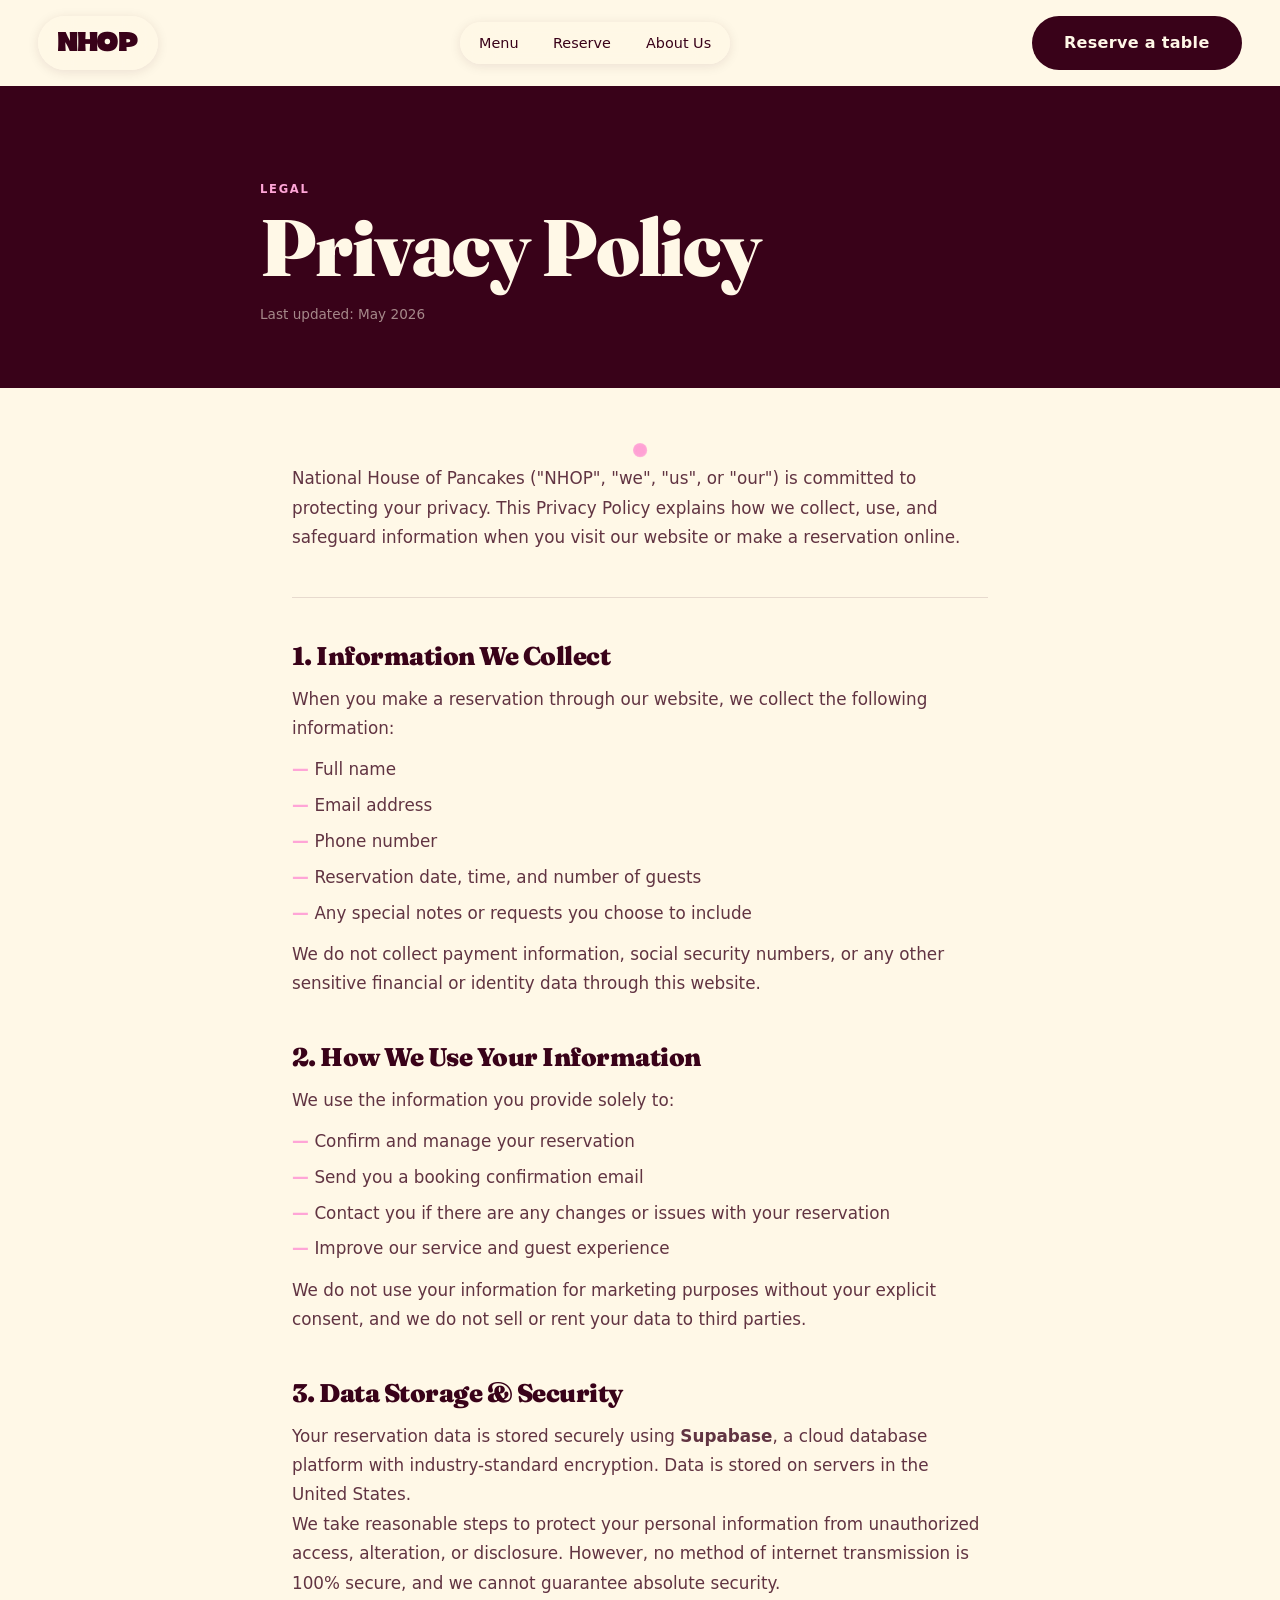
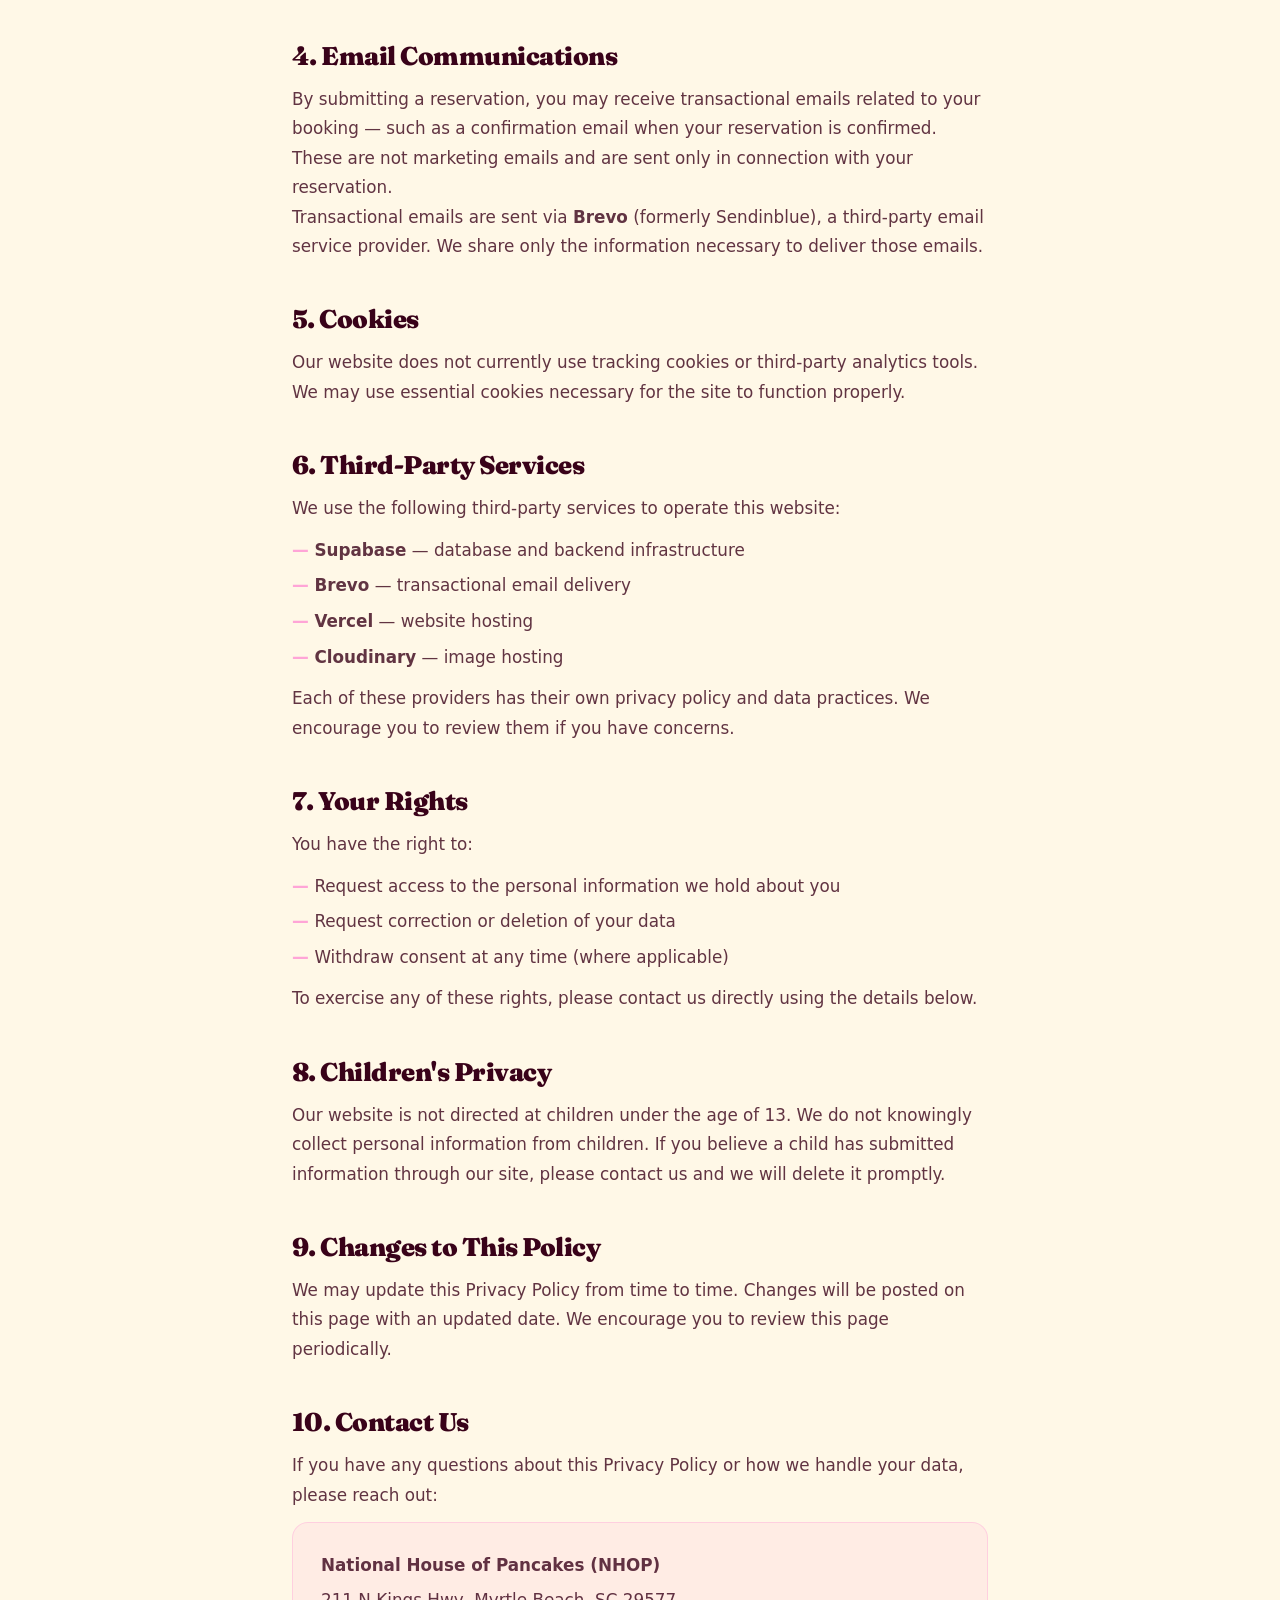
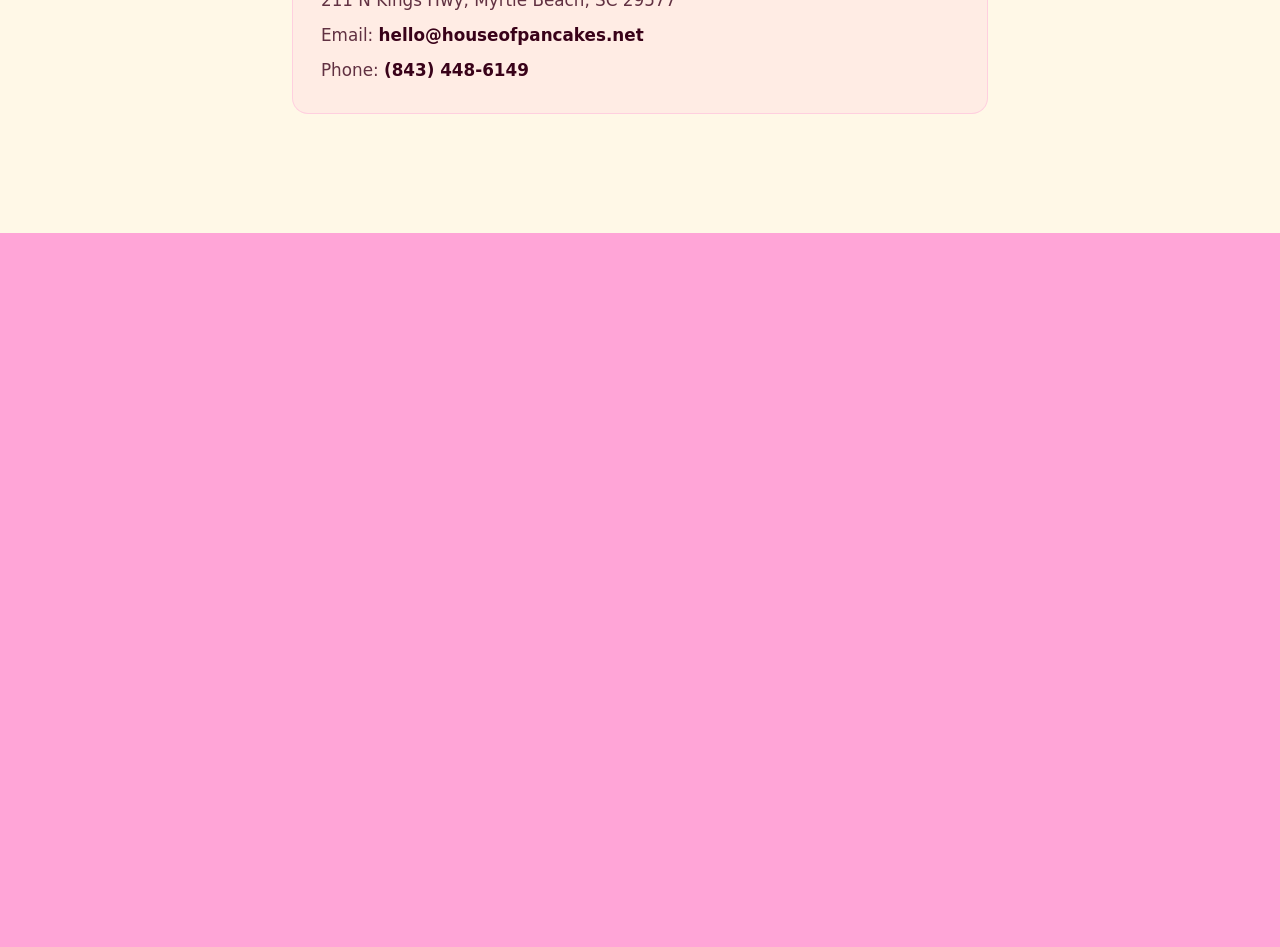
<file: privacy-policy.html>
<!DOCTYPE html>
<html lang="en">
<head>
  <meta charset="UTF-8" />
  <style>@font-face{font-family:"Atomic Beers";src:url("./assets/fonts/AtomicBeers-Regular.woff2")format("woff2"),url("./assets/fonts/AtomicBeers-Regular.otf")format("opentype");font-weight:400;font-style:normal;font-display:block;}</style>
  <meta name="viewport" content="width=device-width, initial-scale=1.0" />
  <title>Privacy Policy — NHOP</title>
  <meta name="description" content="Privacy Policy for National House of Pancakes (NHOP), Myrtle Beach." />
  <link rel="icon" href="./favicon.svg" type="image/svg+xml" />
  <link rel="preconnect" href="https://api.fontshare.com" crossorigin />
  <link rel="stylesheet" href="https://api.fontshare.com/v2/css?f[]=satoshi@400,500,700,900&display=swap" />
  <link rel="preconnect" href="https://fonts.googleapis.com" />
  <link rel="preconnect" href="https://fonts.gstatic.com" crossorigin />
  <link rel="stylesheet" href="https://fonts.googleapis.com/css2?family=Fraunces:wght@900&display=swap" />
  <link rel="preload" href="./assets/fonts/AtomicBeers-Regular.woff2" as="font" type="font/woff2" />
  <link rel="stylesheet" href="./styles/fonts.css" />
  <link rel="stylesheet" href="./styles/main.css" />
  <style>
    /* ── Legal page overrides ── */
    body { background: #FFF8E7; }

    /* Nav always visible */
    #nav {
      position: sticky !important;
      top: 0 !important;
      z-index: 600 !important;
      background: var(--color-cream) !important;
    }
    #nav .nav__logo {
      color: var(--fg-base) !important;
      background: rgba(255,248,231,0.92) !important;
      padding: 0.5rem 1.25rem !important;
      border-radius: 999px !important;
    }
    #nav .nav__links {
      background: rgba(255,248,231,0.92) !important;
    }
    #nav .nav__links a { color: #390219 !important; background: transparent !important; }

    /* ── Hero ── */
    .legal-hero {
      background: #390219;
      padding: clamp(3rem, 8vw, 6rem) clamp(1.25rem, 5vw, 4rem) clamp(2.5rem, 6vw, 4rem);
      color: #FFF8E7;
    }
    .legal-hero__inner { max-width: 760px; margin: 0 auto; }
    .legal-hero__label {
      font-size: 0.72rem;
      font-weight: 700;
      letter-spacing: 0.15em;
      text-transform: uppercase;
      color: #FFA5D7;
      margin-bottom: 0.75rem;
    }
    .legal-hero__title {
      font-family: "Fraunces", Georgia, serif;
      font-weight: 900;
      font-size: clamp(2.6rem, 7vw, 5rem);
      line-height: 0.95;
      letter-spacing: -0.02em;
      margin-bottom: 1.25rem;
    }
    .legal-hero__meta {
      font-size: 0.85rem;
      color: rgba(255,248,231,0.55);
    }

    /* ── Content ── */
    .legal-body {
      max-width: 760px;
      margin: 0 auto;
      padding: clamp(2.5rem, 6vw, 5rem) clamp(1.25rem, 5vw, 2rem);
    }

    .legal-section { margin-bottom: 2.75rem; }

    .legal-section h2 {
      font-family: "Fraunces", Georgia, serif;
      font-weight: 900;
      font-size: clamp(1.25rem, 3vw, 1.6rem);
      color: #390219;
      margin-bottom: 0.85rem;
      line-height: 1.15;
    }

    .legal-section p,
    .legal-section li {
      font-family: "Satoshi", "Inter", system-ui, sans-serif;
      font-size: clamp(0.95rem, 2vw, 1.05rem);
      line-height: 1.75;
      color: rgba(57,2,25,0.8);
    }

    .legal-section ul {
      list-style: none;
      padding: 0;
      margin: 0.75rem 0;
      display: flex;
      flex-direction: column;
      gap: 0.4rem;
    }
    .legal-section ul li {
      padding-left: 1.4rem;
      position: relative;
    }
    .legal-section ul li::before {
      content: '—';
      position: absolute;
      left: 0;
      color: #FFA5D7;
      font-weight: 700;
    }

    .legal-section a {
      color: #390219;
      font-weight: 600;
      text-underline-offset: 3px;
    }
    .legal-section a:hover { opacity: 0.65; }

    .legal-divider {
      border: none;
      border-top: 1px solid rgba(57,2,25,0.12);
      margin: 0 0 2.75rem;
    }

    .legal-contact-box {
      background: rgba(255,165,215,0.15);
      border: 1.5px solid rgba(255,165,215,0.4);
      border-radius: 16px;
      padding: clamp(1.25rem, 3vw, 1.75rem);
      margin-top: 0.75rem;
    }
    .legal-contact-box p {
      margin-bottom: 0.35rem;
    }
    .legal-contact-box p:last-child { margin-bottom: 0; }

    /* ── Footer blob — cream scalloped arch over pink footer (same shape as About) ── */
    .footer__blob-svg path { fill: #FFF8E7 !important; }
    @media (max-width: 860px) {
      .footer__blob { height: clamp(170px, 46vw, 250px) !important; }
      .footer__blob-inner {
        justify-content: flex-start !important;
        padding-top: clamp(10px, 3vw, 18px) !important;
        height: 78% !important;
      }
    }
    .footer__hours-title { color: #390219 !important; }
    .footer__hours-time  { color: #390219 !important; }
    .footer__hours-label { color: rgba(57,2,25,0.55) !important; }
    .footer__hours-sep   { background: rgba(57,2,25,0.20) !important; }
  </style></head>
<body>

<!-- ══ NAV ══ -->
<header class="nav nav--scrolled" id="nav">
  <div class="container nav__inner">
    <a href="index.html" class="nav__logo" aria-label="NHOP home">NHOP</a>
    <nav class="nav__links" aria-label="Primary">
      <a href="menu.html">
        <span class="hover-circle" aria-hidden="true"></span>
        <span class="label-stack"><span class="pill-label">Menu</span></span>
      </a>
      <a href="reserve.html">
        <span class="hover-circle" aria-hidden="true"></span>
        <span class="label-stack"><span class="pill-label">Reserve</span></span>
      </a>
      <a href="about.html">
        <span class="hover-circle" aria-hidden="true"></span>
        <span class="label-stack"><span class="pill-label">About Us</span></span>
      </a>
    </nav>
    <a href="reserve.html" class="btn">Reserve a table</a>
    <button class="nav__burger" aria-label="Open menu" aria-expanded="false">
      <span></span><span></span>
    </button>
  </div>
</header>

<div id="bubble-overlay" class="bubble-overlay" aria-hidden="true" role="dialog" aria-label="Navigation">
  <ul class="bubble-pill-list">
    <li><a href="index.html"   class="bubble-pill"><span class="bubble-pill__label">Home</span></a></li>
    <li><a href="menu.html"    class="bubble-pill"><span class="bubble-pill__label">Menu</span></a></li>
    <li><a href="reserve.html" class="bubble-pill"><span class="bubble-pill__label">Reserve</span></a></li>
    <li><a href="about.html"   class="bubble-pill"><span class="bubble-pill__label">About Us</span></a></li>
  </ul>
</div>

<main>

  <!-- Hero -->
  <section class="legal-hero">
    <div class="legal-hero__inner">
      <p class="legal-hero__label">Legal</p>
      <h1 class="legal-hero__title">Privacy Policy</h1>
      <p class="legal-hero__meta">Last updated: May 2026</p>
    </div>
  </section>

  <!-- Content -->
  <article class="legal-body">

    <div class="legal-section">
      <p>National House of Pancakes ("NHOP", "we", "us", or "our") is committed to protecting your privacy. This Privacy Policy explains how we collect, use, and safeguard information when you visit our website or make a reservation online.</p>
    </div>

    <hr class="legal-divider" />

    <div class="legal-section">
      <h2>1. Information We Collect</h2>
      <p>When you make a reservation through our website, we collect the following information:</p>
      <ul>
        <li>Full name</li>
        <li>Email address</li>
        <li>Phone number</li>
        <li>Reservation date, time, and number of guests</li>
        <li>Any special notes or requests you choose to include</li>
      </ul>
      <p>We do not collect payment information, social security numbers, or any other sensitive financial or identity data through this website.</p>
    </div>

    <div class="legal-section">
      <h2>2. How We Use Your Information</h2>
      <p>We use the information you provide solely to:</p>
      <ul>
        <li>Confirm and manage your reservation</li>
        <li>Send you a booking confirmation email</li>
        <li>Contact you if there are any changes or issues with your reservation</li>
        <li>Improve our service and guest experience</li>
      </ul>
      <p>We do not use your information for marketing purposes without your explicit consent, and we do not sell or rent your data to third parties.</p>
    </div>

    <div class="legal-section">
      <h2>3. Data Storage &amp; Security</h2>
      <p>Your reservation data is stored securely using <strong>Supabase</strong>, a cloud database platform with industry-standard encryption. Data is stored on servers in the United States.</p>
      <p>We take reasonable steps to protect your personal information from unauthorized access, alteration, or disclosure. However, no method of internet transmission is 100% secure, and we cannot guarantee absolute security.</p>
    </div>

    <div class="legal-section">
      <h2>4. Email Communications</h2>
      <p>By submitting a reservation, you may receive transactional emails related to your booking — such as a confirmation email when your reservation is confirmed. These are not marketing emails and are sent only in connection with your reservation.</p>
      <p>Transactional emails are sent via <strong>Brevo</strong> (formerly Sendinblue), a third-party email service provider. We share only the information necessary to deliver those emails.</p>
    </div>

    <div class="legal-section">
      <h2>5. Cookies</h2>
      <p>Our website does not currently use tracking cookies or third-party analytics tools. We may use essential cookies necessary for the site to function properly.</p>
    </div>

    <div class="legal-section">
      <h2>6. Third-Party Services</h2>
      <p>We use the following third-party services to operate this website:</p>
      <ul>
        <li><strong>Supabase</strong> — database and backend infrastructure</li>
        <li><strong>Brevo</strong> — transactional email delivery</li>
        <li><strong>Vercel</strong> — website hosting</li>
        <li><strong>Cloudinary</strong> — image hosting</li>
      </ul>
      <p>Each of these providers has their own privacy policy and data practices. We encourage you to review them if you have concerns.</p>
    </div>

    <div class="legal-section">
      <h2>7. Your Rights</h2>
      <p>You have the right to:</p>
      <ul>
        <li>Request access to the personal information we hold about you</li>
        <li>Request correction or deletion of your data</li>
        <li>Withdraw consent at any time (where applicable)</li>
      </ul>
      <p>To exercise any of these rights, please contact us directly using the details below.</p>
    </div>

    <div class="legal-section">
      <h2>8. Children's Privacy</h2>
      <p>Our website is not directed at children under the age of 13. We do not knowingly collect personal information from children. If you believe a child has submitted information through our site, please contact us and we will delete it promptly.</p>
    </div>

    <div class="legal-section">
      <h2>9. Changes to This Policy</h2>
      <p>We may update this Privacy Policy from time to time. Changes will be posted on this page with an updated date. We encourage you to review this page periodically.</p>
    </div>

    <div class="legal-section">
      <h2>10. Contact Us</h2>
      <p>If you have any questions about this Privacy Policy or how we handle your data, please reach out:</p>
      <div class="legal-contact-box">
        <p><strong>National House of Pancakes (NHOP)</strong></p>
        <p>211 N Kings Hwy, Myrtle Beach, SC 29577</p>
        <p>Email: <a href="mailto:hello@houseofpancakes.net">hello@houseofpancakes.net</a></p>
        <p>Phone: <a href="tel:+18434486149">(843) 448-6149</a></p>
      </div>
    </div>

  </article>

</main>

<!-- ══ FOOTER ══ -->
<footer class="footer" id="footer">
  <div class="footer__blob">
    <svg class="footer__blob-svg" viewBox="0 0 1440 460" preserveAspectRatio="none" xmlns="http://www.w3.org/2000/svg" aria-hidden="true">
      <path d="M0,0 H1440 V330
        C1360,440 1280,440 1200,330
        C1120,440 1040,440  960,330
        C 880,440  800,440  720,330
        C 640,440  560,440  480,330
        C 400,440  320,440  240,330
        C 160,440   80,440    0,330
        Z"/>
    </svg>
    <div class="footer__blob-inner container">
      <h2 class="footer__hours-title">Opening Hours</h2>
      <div class="footer__hours-row">
        <div class="footer__hours-item">
          <span class="footer__hours-label">Every day</span>
          <p class="footer__hours-time"><b>6</b><sup>AM</sup> &ndash; <b>3:30</b><sup>PM</sup></p>
        </div>
      </div>
    </div>
  </div>
  <div class="container footer__info">
    <div class="footer__info-col">
      <h3 class="footer__info-heading">Location</h3>
      <p class="footer__info-address">211 N Kings Hwy<br>Myrtle Beach, SC 29577</p>
      <a href="https://www.google.com/maps/place/national+house+of+pancakes/data=!4m2!3m1!1s0x890069ac291efdf5:0x67f7cff9881bf83c?sa=X&ved=1t:242&ictx=111" target="_blank" rel="noopener" class="footer__visit-link">Visit us ↗</a>
    </div>
    <div class="footer__info-col footer__info-col--center">
      <h3 class="footer__info-heading">About Us</h3>
      <p class="footer__info-text">Scratch-made pancakes, bold Southern flavors, and a dining room full of good mornings.</p>
    </div>
    <div class="footer__info-col footer__info-col--right">
      <h3 class="footer__info-heading">Contact Us</h3>
      <div class="footer__contact-details">
        <a href="tel:+18434486149" class="footer__contact-link">(843) 448-6149</a>
        <a href="mailto:hello@houseofpancakes.net" class="footer__contact-link">hello@houseofpancakes.net</a>
      </div>
    </div>
  </div>
  <div class="container footer__bottom">
    <span>All Rights Reserved · National House of Pancakes · 2026</span>
    <span class="footer__legal">
      <a href="privacy-policy.html" style="color:inherit;text-decoration:underline;text-underline-offset:3px;">Privacy Policy</a>
      &nbsp;·&nbsp;
      <a href="terms.html" style="color:inherit;text-decoration:underline;text-underline-offset:3px;">Terms &amp; Conditions</a>
    </span>
  </div>
</footer>

<script src="./scripts/main.js" defer></script>
</body>
</html>
</file>
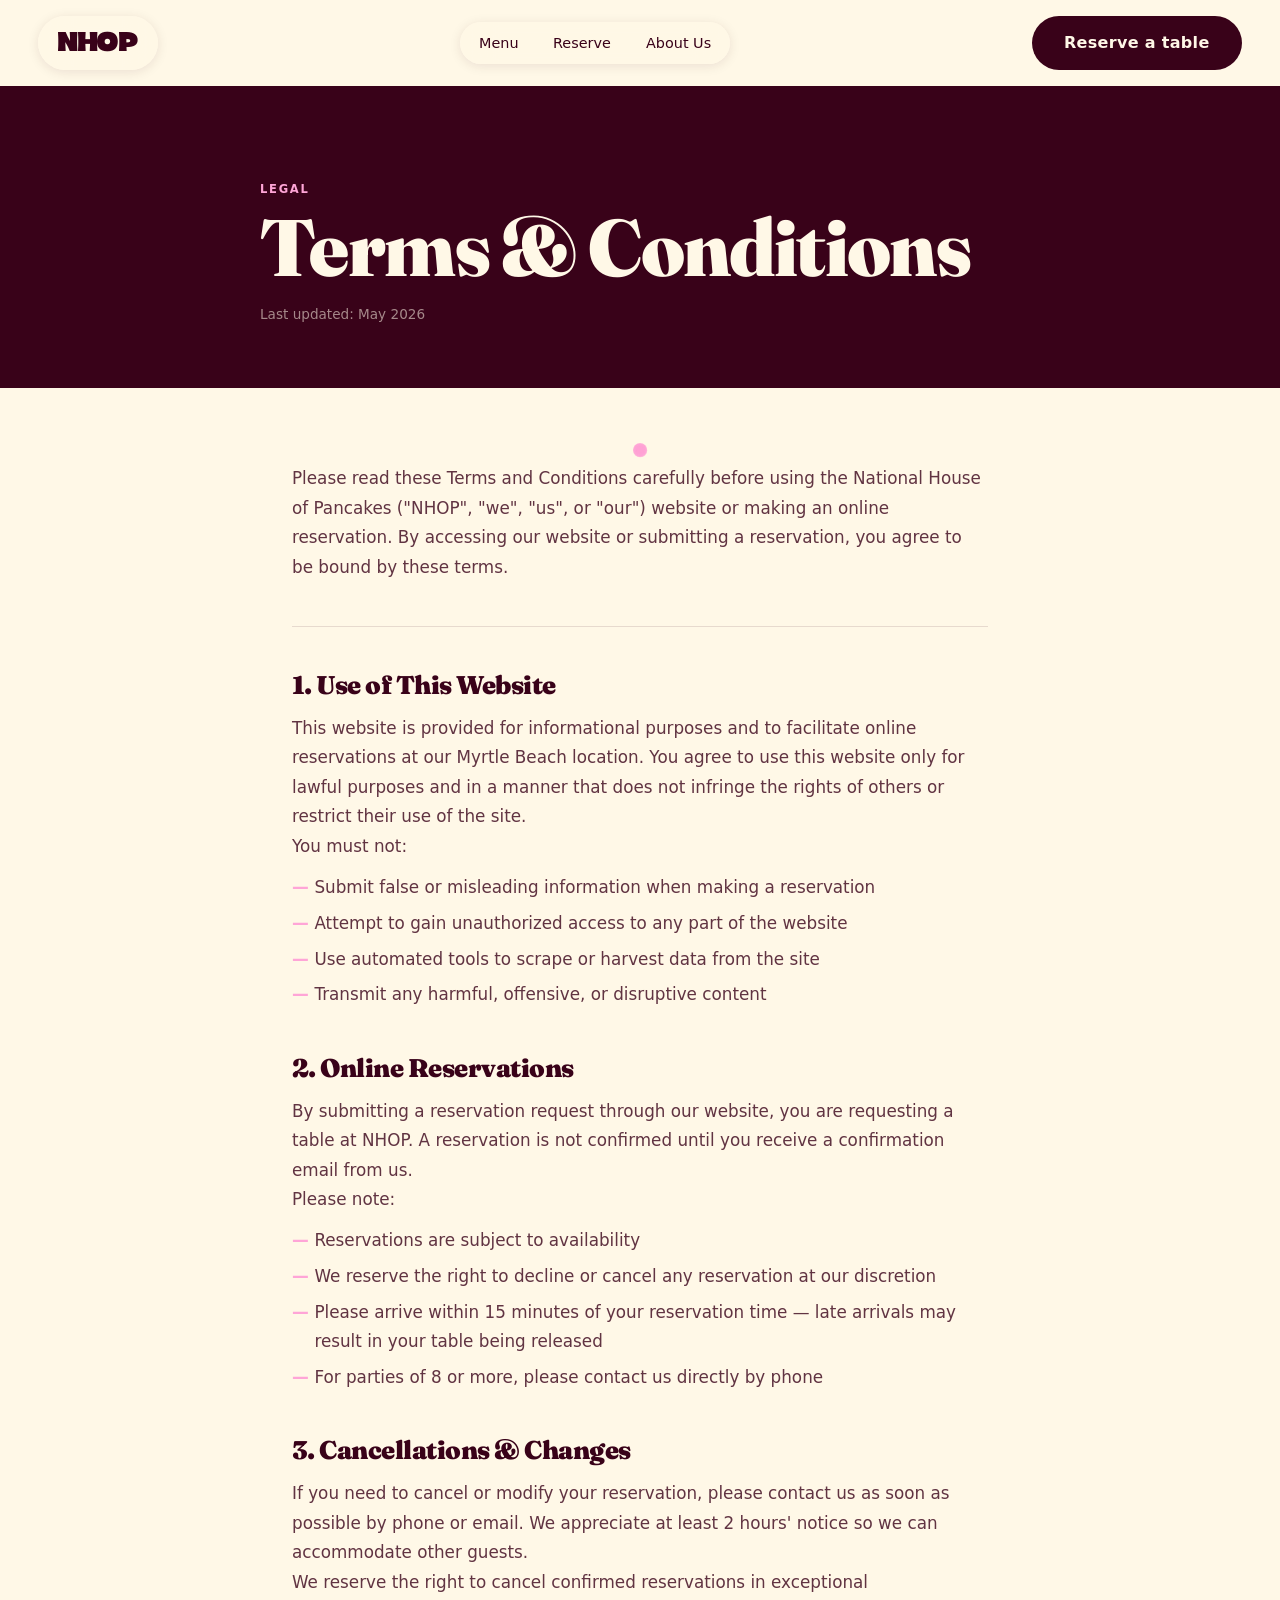
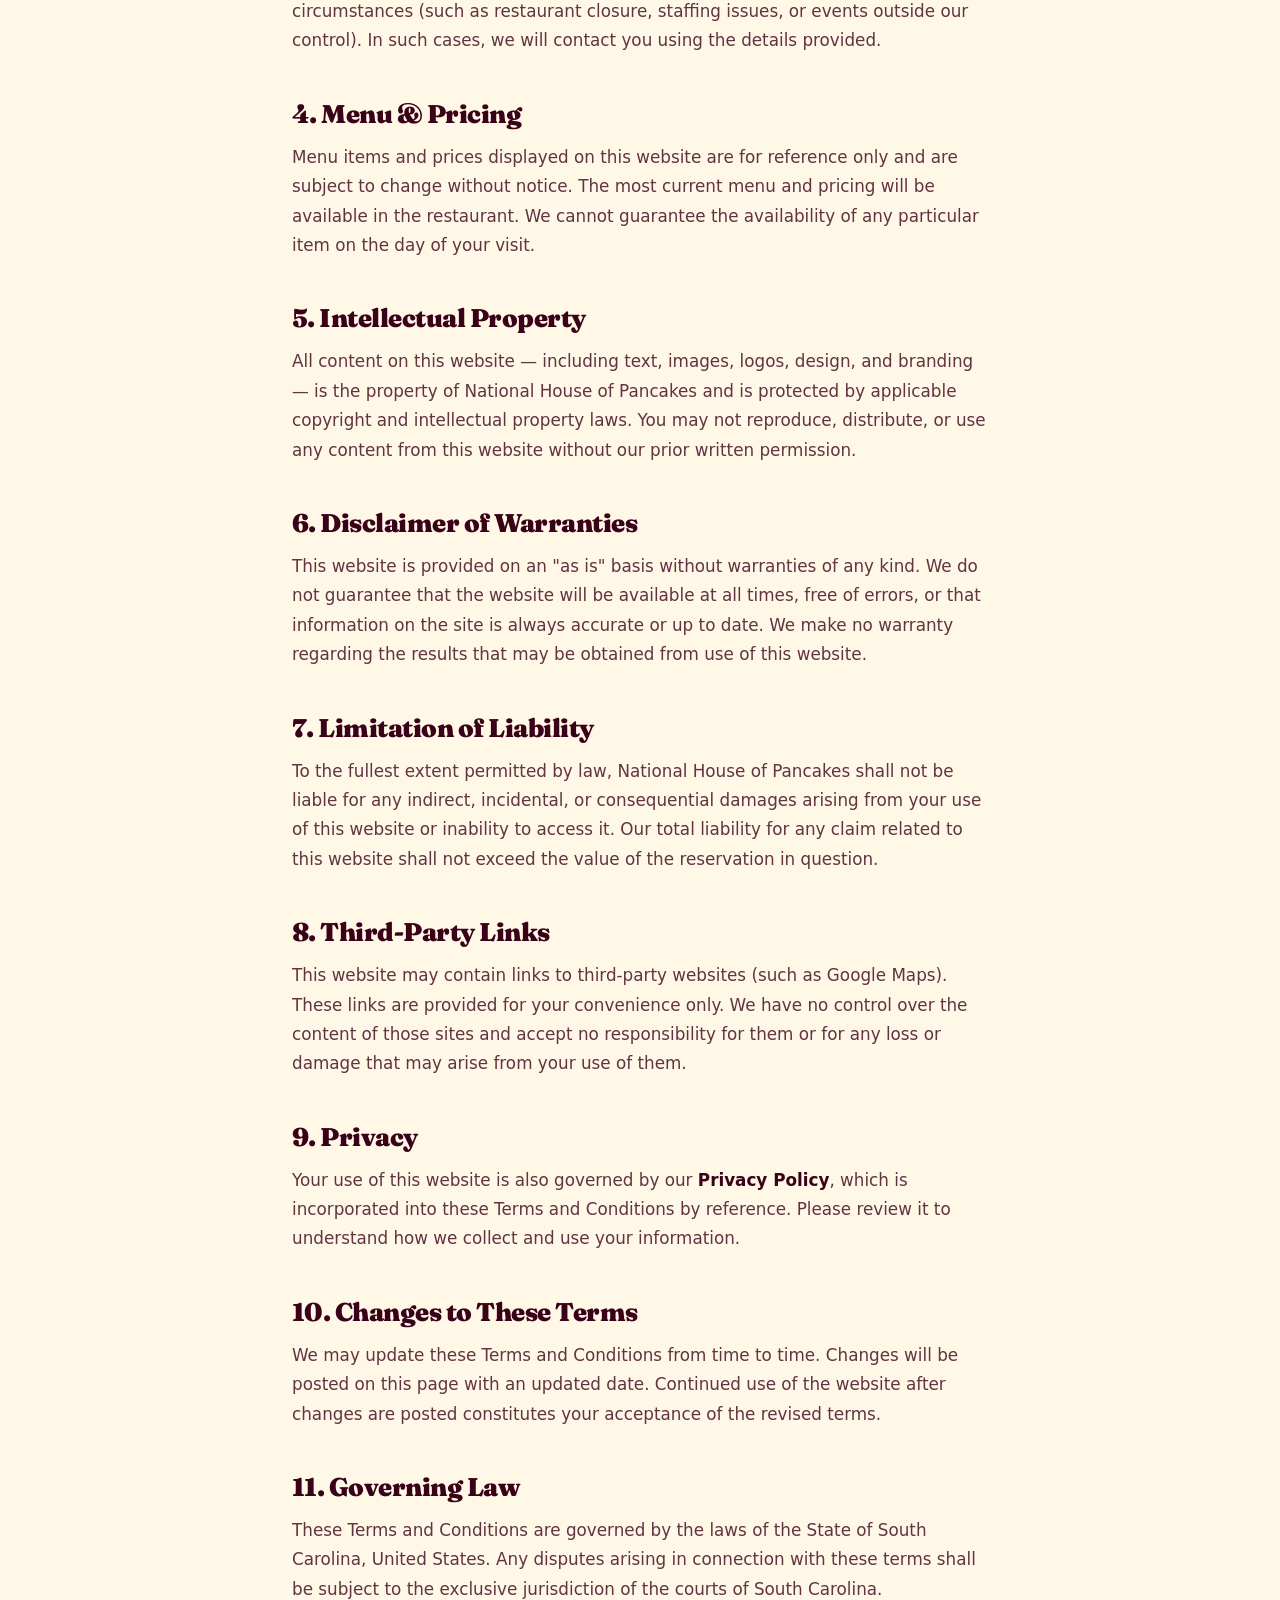
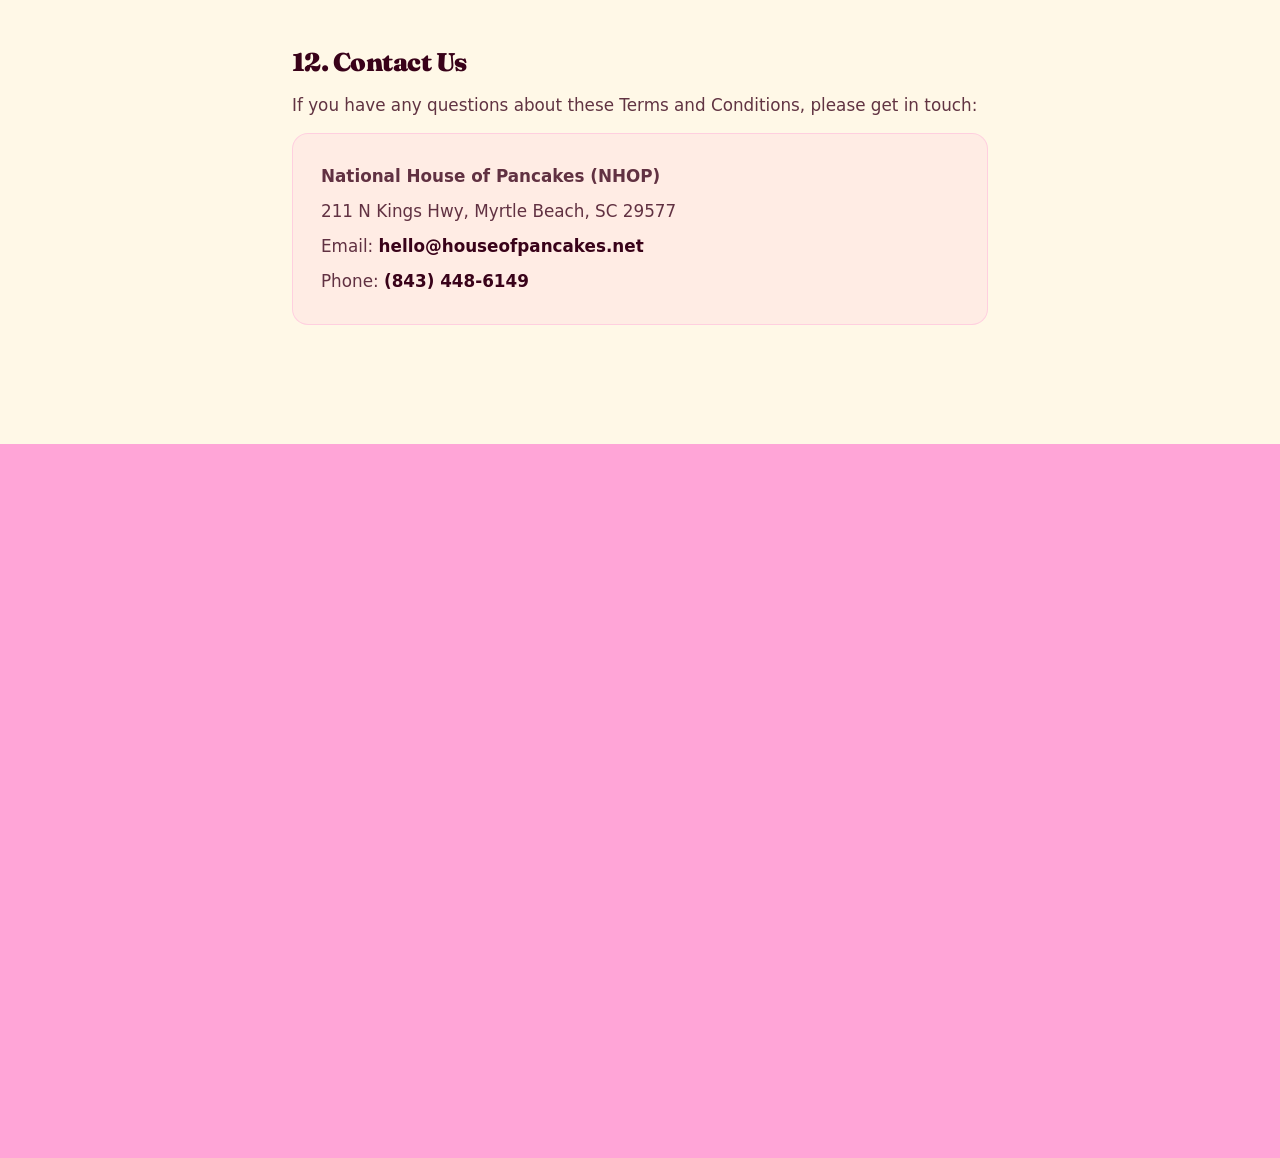
<file: terms.html>
<!DOCTYPE html>
<html lang="en">
<head>
  <meta charset="UTF-8" />
  <style>@font-face{font-family:"Atomic Beers";src:url("./assets/fonts/AtomicBeers-Regular.woff2")format("woff2"),url("./assets/fonts/AtomicBeers-Regular.otf")format("opentype");font-weight:400;font-style:normal;font-display:block;}</style>
  <meta name="viewport" content="width=device-width, initial-scale=1.0" />
  <title>Terms &amp; Conditions — NHOP</title>
  <meta name="description" content="Terms and Conditions for National House of Pancakes (NHOP), Myrtle Beach." />
  <link rel="icon" href="./favicon.svg" type="image/svg+xml" />
  <link rel="preconnect" href="https://api.fontshare.com" crossorigin />
  <link rel="stylesheet" href="https://api.fontshare.com/v2/css?f[]=satoshi@400,500,700,900&display=swap" />
  <link rel="preconnect" href="https://fonts.googleapis.com" />
  <link rel="preconnect" href="https://fonts.gstatic.com" crossorigin />
  <link rel="stylesheet" href="https://fonts.googleapis.com/css2?family=Fraunces:wght@900&display=swap" />
  <link rel="preload" href="./assets/fonts/AtomicBeers-Regular.woff2" as="font" type="font/woff2" />
  <link rel="stylesheet" href="./styles/fonts.css" />
  <link rel="stylesheet" href="./styles/main.css" />
  <style>
    /* ── Legal page overrides ── */
    body { background: #FFF8E7; }

    /* Nav always visible */
    #nav {
      position: sticky !important;
      top: 0 !important;
      z-index: 600 !important;
      background: var(--color-cream) !important;
    }
    #nav .nav__logo {
      color: var(--fg-base) !important;
      background: rgba(255,248,231,0.92) !important;
      padding: 0.5rem 1.25rem !important;
      border-radius: 999px !important;
    }
    #nav .nav__links {
      background: rgba(255,248,231,0.92) !important;
    }
    #nav .nav__links a { color: #390219 !important; background: transparent !important; }

    /* ── Hero ── */
    .legal-hero {
      background: #390219;
      padding: clamp(3rem, 8vw, 6rem) clamp(1.25rem, 5vw, 4rem) clamp(2.5rem, 6vw, 4rem);
      color: #FFF8E7;
    }
    .legal-hero__inner { max-width: 760px; margin: 0 auto; }
    .legal-hero__label {
      font-size: 0.72rem;
      font-weight: 700;
      letter-spacing: 0.15em;
      text-transform: uppercase;
      color: #FFA5D7;
      margin-bottom: 0.75rem;
    }
    .legal-hero__title {
      font-family: "Fraunces", Georgia, serif;
      font-weight: 900;
      font-size: clamp(2.6rem, 7vw, 5rem);
      line-height: 0.95;
      letter-spacing: -0.02em;
      margin-bottom: 1.25rem;
    }
    .legal-hero__meta {
      font-size: 0.85rem;
      color: rgba(255,248,231,0.55);
    }

    /* ── Content ── */
    .legal-body {
      max-width: 760px;
      margin: 0 auto;
      padding: clamp(2.5rem, 6vw, 5rem) clamp(1.25rem, 5vw, 2rem);
    }

    .legal-section { margin-bottom: 2.75rem; }

    .legal-section h2 {
      font-family: "Fraunces", Georgia, serif;
      font-weight: 900;
      font-size: clamp(1.25rem, 3vw, 1.6rem);
      color: #390219;
      margin-bottom: 0.85rem;
      line-height: 1.15;
    }

    .legal-section p,
    .legal-section li {
      font-family: "Satoshi", "Inter", system-ui, sans-serif;
      font-size: clamp(0.95rem, 2vw, 1.05rem);
      line-height: 1.75;
      color: rgba(57,2,25,0.8);
    }

    .legal-section ul {
      list-style: none;
      padding: 0;
      margin: 0.75rem 0;
      display: flex;
      flex-direction: column;
      gap: 0.4rem;
    }
    .legal-section ul li {
      padding-left: 1.4rem;
      position: relative;
    }
    .legal-section ul li::before {
      content: '—';
      position: absolute;
      left: 0;
      color: #FFA5D7;
      font-weight: 700;
    }

    .legal-section a {
      color: #390219;
      font-weight: 600;
      text-underline-offset: 3px;
    }
    .legal-section a:hover { opacity: 0.65; }

    .legal-divider {
      border: none;
      border-top: 1px solid rgba(57,2,25,0.12);
      margin: 0 0 2.75rem;
    }

    .legal-contact-box {
      background: rgba(255,165,215,0.15);
      border: 1.5px solid rgba(255,165,215,0.4);
      border-radius: 16px;
      padding: clamp(1.25rem, 3vw, 1.75rem);
      margin-top: 0.75rem;
    }
    .legal-contact-box p {
      margin-bottom: 0.35rem;
    }
    .legal-contact-box p:last-child { margin-bottom: 0; }

    /* ── Footer blob — cream scalloped arch over pink footer (same shape as About) ── */
    .footer__blob-svg path { fill: #FFF8E7 !important; }
    @media (max-width: 860px) {
      .footer__blob { height: clamp(170px, 46vw, 250px) !important; }
      .footer__blob-inner {
        justify-content: flex-start !important;
        padding-top: clamp(10px, 3vw, 18px) !important;
        height: 78% !important;
      }
    }
    .footer__hours-title { color: #390219 !important; }
    .footer__hours-time  { color: #390219 !important; }
    .footer__hours-label { color: rgba(57,2,25,0.55) !important; }
    .footer__hours-sep   { background: rgba(57,2,25,0.20) !important; }
  </style></head>
<body>

<!-- ══ NAV ══ -->
<header class="nav nav--scrolled" id="nav">
  <div class="container nav__inner">
    <a href="index.html" class="nav__logo" aria-label="NHOP home">NHOP</a>
    <nav class="nav__links" aria-label="Primary">
      <a href="menu.html">
        <span class="hover-circle" aria-hidden="true"></span>
        <span class="label-stack"><span class="pill-label">Menu</span></span>
      </a>
      <a href="reserve.html">
        <span class="hover-circle" aria-hidden="true"></span>
        <span class="label-stack"><span class="pill-label">Reserve</span></span>
      </a>
      <a href="about.html">
        <span class="hover-circle" aria-hidden="true"></span>
        <span class="label-stack"><span class="pill-label">About Us</span></span>
      </a>
    </nav>
    <a href="reserve.html" class="btn">Reserve a table</a>
    <button class="nav__burger" aria-label="Open menu" aria-expanded="false">
      <span></span><span></span>
    </button>
  </div>
</header>

<div id="bubble-overlay" class="bubble-overlay" aria-hidden="true" role="dialog" aria-label="Navigation">
  <ul class="bubble-pill-list">
    <li><a href="index.html"   class="bubble-pill"><span class="bubble-pill__label">Home</span></a></li>
    <li><a href="menu.html"    class="bubble-pill"><span class="bubble-pill__label">Menu</span></a></li>
    <li><a href="reserve.html" class="bubble-pill"><span class="bubble-pill__label">Reserve</span></a></li>
    <li><a href="about.html"   class="bubble-pill"><span class="bubble-pill__label">About Us</span></a></li>
  </ul>
</div>

<main>

  <!-- Hero -->
  <section class="legal-hero">
    <div class="legal-hero__inner">
      <p class="legal-hero__label">Legal</p>
      <h1 class="legal-hero__title">Terms &amp; Conditions</h1>
      <p class="legal-hero__meta">Last updated: May 2026</p>
    </div>
  </section>

  <!-- Content -->
  <article class="legal-body">

    <div class="legal-section">
      <p>Please read these Terms and Conditions carefully before using the National House of Pancakes ("NHOP", "we", "us", or "our") website or making an online reservation. By accessing our website or submitting a reservation, you agree to be bound by these terms.</p>
    </div>

    <hr class="legal-divider" />

    <div class="legal-section">
      <h2>1. Use of This Website</h2>
      <p>This website is provided for informational purposes and to facilitate online reservations at our Myrtle Beach location. You agree to use this website only for lawful purposes and in a manner that does not infringe the rights of others or restrict their use of the site.</p>
      <p>You must not:</p>
      <ul>
        <li>Submit false or misleading information when making a reservation</li>
        <li>Attempt to gain unauthorized access to any part of the website</li>
        <li>Use automated tools to scrape or harvest data from the site</li>
        <li>Transmit any harmful, offensive, or disruptive content</li>
      </ul>
    </div>

    <div class="legal-section">
      <h2>2. Online Reservations</h2>
      <p>By submitting a reservation request through our website, you are requesting a table at NHOP. A reservation is not confirmed until you receive a confirmation email from us.</p>
      <p>Please note:</p>
      <ul>
        <li>Reservations are subject to availability</li>
        <li>We reserve the right to decline or cancel any reservation at our discretion</li>
        <li>Please arrive within 15 minutes of your reservation time — late arrivals may result in your table being released</li>
        <li>For parties of 8 or more, please contact us directly by phone</li>
      </ul>
    </div>

    <div class="legal-section">
      <h2>3. Cancellations &amp; Changes</h2>
      <p>If you need to cancel or modify your reservation, please contact us as soon as possible by phone or email. We appreciate at least 2 hours' notice so we can accommodate other guests.</p>
      <p>We reserve the right to cancel confirmed reservations in exceptional circumstances (such as restaurant closure, staffing issues, or events outside our control). In such cases, we will contact you using the details provided.</p>
    </div>

    <div class="legal-section">
      <h2>4. Menu &amp; Pricing</h2>
      <p>Menu items and prices displayed on this website are for reference only and are subject to change without notice. The most current menu and pricing will be available in the restaurant. We cannot guarantee the availability of any particular item on the day of your visit.</p>
    </div>

    <div class="legal-section">
      <h2>5. Intellectual Property</h2>
      <p>All content on this website — including text, images, logos, design, and branding — is the property of National House of Pancakes and is protected by applicable copyright and intellectual property laws. You may not reproduce, distribute, or use any content from this website without our prior written permission.</p>
    </div>

    <div class="legal-section">
      <h2>6. Disclaimer of Warranties</h2>
      <p>This website is provided on an "as is" basis without warranties of any kind. We do not guarantee that the website will be available at all times, free of errors, or that information on the site is always accurate or up to date. We make no warranty regarding the results that may be obtained from use of this website.</p>
    </div>

    <div class="legal-section">
      <h2>7. Limitation of Liability</h2>
      <p>To the fullest extent permitted by law, National House of Pancakes shall not be liable for any indirect, incidental, or consequential damages arising from your use of this website or inability to access it. Our total liability for any claim related to this website shall not exceed the value of the reservation in question.</p>
    </div>

    <div class="legal-section">
      <h2>8. Third-Party Links</h2>
      <p>This website may contain links to third-party websites (such as Google Maps). These links are provided for your convenience only. We have no control over the content of those sites and accept no responsibility for them or for any loss or damage that may arise from your use of them.</p>
    </div>

    <div class="legal-section">
      <h2>9. Privacy</h2>
      <p>Your use of this website is also governed by our <a href="privacy-policy.html">Privacy Policy</a>, which is incorporated into these Terms and Conditions by reference. Please review it to understand how we collect and use your information.</p>
    </div>

    <div class="legal-section">
      <h2>10. Changes to These Terms</h2>
      <p>We may update these Terms and Conditions from time to time. Changes will be posted on this page with an updated date. Continued use of the website after changes are posted constitutes your acceptance of the revised terms.</p>
    </div>

    <div class="legal-section">
      <h2>11. Governing Law</h2>
      <p>These Terms and Conditions are governed by the laws of the State of South Carolina, United States. Any disputes arising in connection with these terms shall be subject to the exclusive jurisdiction of the courts of South Carolina.</p>
    </div>

    <div class="legal-section">
      <h2>12. Contact Us</h2>
      <p>If you have any questions about these Terms and Conditions, please get in touch:</p>
      <div class="legal-contact-box">
        <p><strong>National House of Pancakes (NHOP)</strong></p>
        <p>211 N Kings Hwy, Myrtle Beach, SC 29577</p>
        <p>Email: <a href="mailto:hello@houseofpancakes.net">hello@houseofpancakes.net</a></p>
        <p>Phone: <a href="tel:+18434486149">(843) 448-6149</a></p>
      </div>
    </div>

  </article>

</main>

<!-- ══ FOOTER ══ -->
<footer class="footer" id="footer">
  <div class="footer__blob">
    <svg class="footer__blob-svg" viewBox="0 0 1440 460" preserveAspectRatio="none" xmlns="http://www.w3.org/2000/svg" aria-hidden="true">
      <path d="M0,0 H1440 V330
        C1360,440 1280,440 1200,330
        C1120,440 1040,440  960,330
        C 880,440  800,440  720,330
        C 640,440  560,440  480,330
        C 400,440  320,440  240,330
        C 160,440   80,440    0,330
        Z"/>
    </svg>
    <div class="footer__blob-inner container">
      <h2 class="footer__hours-title">Opening Hours</h2>
      <div class="footer__hours-row">
        <div class="footer__hours-item">
          <span class="footer__hours-label">Every day</span>
          <p class="footer__hours-time"><b>6</b><sup>AM</sup> &ndash; <b>3:30</b><sup>PM</sup></p>
        </div>
      </div>
    </div>
  </div>
  <div class="container footer__info">
    <div class="footer__info-col">
      <h3 class="footer__info-heading">Location</h3>
      <p class="footer__info-address">211 N Kings Hwy<br>Myrtle Beach, SC 29577</p>
      <a href="https://www.google.com/maps/place/national+house+of+pancakes/data=!4m2!3m1!1s0x890069ac291efdf5:0x67f7cff9881bf83c?sa=X&ved=1t:242&ictx=111" target="_blank" rel="noopener" class="footer__visit-link">Visit us ↗</a>
    </div>
    <div class="footer__info-col footer__info-col--center">
      <h3 class="footer__info-heading">About Us</h3>
      <p class="footer__info-text">Scratch-made pancakes, bold Southern flavors, and a dining room full of good mornings.</p>
    </div>
    <div class="footer__info-col footer__info-col--right">
      <h3 class="footer__info-heading">Contact Us</h3>
      <div class="footer__contact-details">
        <a href="tel:+18434486149" class="footer__contact-link">(843) 448-6149</a>
        <a href="mailto:hello@houseofpancakes.net" class="footer__contact-link">hello@houseofpancakes.net</a>
      </div>
    </div>
  </div>
  <div class="container footer__bottom">
    <span>All Rights Reserved · National House of Pancakes · 2026</span>
    <span class="footer__legal">
      <a href="privacy-policy.html" style="color:inherit;text-decoration:underline;text-underline-offset:3px;">Privacy Policy</a>
      &nbsp;·&nbsp;
      <a href="terms.html" style="color:inherit;text-decoration:underline;text-underline-offset:3px;">Terms &amp; Conditions</a>
    </span>
  </div>
</footer>

<script src="./scripts/main.js" defer></script>
</body>
</html>
</file>
<file: styles/fonts.css>
/* ==========================================================================
   NHOP — Fonts
   Display: Atomic Beers (local .otf)
   Body:    Satoshi (Fontshare CDN, imported in HTML)
   ========================================================================== */

@font-face {
  font-family: "Atomic Beers";
  src: url("../assets/fonts/AtomicBeers-Regular.woff2") format("woff2"),
       url("../assets/fonts/AtomicBeers-Regular.otf") format("opentype");
  font-weight: 400;
  font-style: normal;
  font-display: block;
}
</file>
<file: styles/main.css>
/* ==========================================================================
   NHOP — Main stylesheet
   Order: reset → base → layout → sections → components → utilities
   ========================================================================== */

@import url("./tokens.css");
@import url("./fonts.css");

/* ---------- Modern CSS reset ---------- */
*, *::before, *::after { box-sizing: border-box; }
* { margin: 0; padding: 0; }
html { -webkit-text-size-adjust: 100%; scroll-behavior: smooth; }
img, picture, video, canvas, svg { display: block; max-width: 100%; }
input, button, textarea, select { font: inherit; color: inherit; }
p, h1, h2, h3, h4, h5, h6 { overflow-wrap: break-word; }
button { background: none; border: none; cursor: pointer; }
a { color: inherit; text-decoration: none; }
ul, ol { list-style: none; }

/* ---------- Base ---------- */
html {
  min-height: 100%;
}
body {
  min-height: 100%;
  background: var(--bg-base);
  color: var(--fg-base);
  font-family: var(--font-body);
  font-size: var(--fs-body);
  line-height: var(--lh-normal);
  -webkit-font-smoothing: antialiased;
  -moz-osx-font-smoothing: grayscale;
  /* `clip` trims overflow without creating a scroll container — critical so
     that `position: sticky` descendants (reel pin, nav) track the viewport
     instead of this element. Fallback to hidden for very old browsers. */
  overflow-x: hidden;
  overflow-x: clip;
  /* Prevent horizontal rubber-band / overscroll on iOS and Android */
  overscroll-behavior-x: none;
  max-width: 100%;
}

/* Body background kept flat cream on purpose — radial gradients on a full-page
   element force a large paint on every scroll tick, which was causing jank. */

/* ---------- Typography ---------- */
h1, h2, h3 {
  font-family: var(--font-display);
  font-weight: 400;
  line-height: var(--lh-tight);
  letter-spacing: var(--letter-display);
}

h1 { font-size: var(--fs-h1); }
h2 { font-size: var(--fs-h2); }
h3 { font-size: var(--fs-h3); }

.hero-title { font-size: var(--fs-hero); line-height: 0.95; }
.eyebrow {
  font-family: var(--font-body);
  font-size: var(--fs-caption);
  text-transform: uppercase;
  letter-spacing: var(--letter-caps);
  font-weight: 600;
}
.lead { font-size: var(--fs-lead); line-height: var(--lh-normal); max-width: 52ch; }

/* ---------- Layout primitives ---------- */
.container {
  width: 100%;
  max-width: var(--container-max);
  margin-inline: auto;
  padding-inline: var(--gutter);
}

.section {
  padding-block: var(--section-y);
  position: relative;
}

.section--dark {
  background: var(--bg-dark);
  color: var(--fg-on-dark);
}

.section--blue  { background: var(--bg-playful-a); }
.section--pink  { background: var(--bg-playful-b); }

/* ---------- Button ---------- */
.btn {
  display: inline-flex;
  align-items: center;
  justify-content: center;
  gap: var(--space-2);
  padding: var(--space-4) var(--space-6);
  font-family: var(--font-body);
  font-weight: 600;
  font-size: 1rem;
  letter-spacing: 0.02em;
  border-radius: var(--radius-pill);
  background: var(--cta-bg);
  color: var(--cta-fg);
  transition:
    transform var(--dur-base) var(--ease-out-bounce),
    background var(--dur-base) var(--ease-out-soft);
  position: relative;
}

.btn:hover {
  background: var(--cta-bg-hover);
  transform: translateY(-2px) scale(1.02);
  /* no shadow/glow — keeps buttons legible on dark reserve section */
}

.btn:active { transform: translateY(0) scale(0.98); }

.btn--ghost {
  background: transparent;
  color: var(--color-burgundy);
  border: 1.5px solid var(--color-burgundy);
}
.btn--ghost:hover {
  background: var(--color-burgundy);
  color: var(--color-cream);
  border-color: var(--color-burgundy);
  box-shadow: none;
}

/* Flip ghost button colors when sitting on a dark section */
.section--dark .btn--ghost,
.reserve .btn--ghost {
  color: var(--color-cream);
  border-color: var(--color-cream);
}
.section--dark .btn--ghost:hover,
.reserve .btn--ghost:hover {
  background: var(--color-cream);
  color: var(--color-burgundy);
  border-color: var(--color-cream);
}

/* ---------- Nav ---------- */
.nav {
  position: fixed;
  inset: 0 0 auto 0;
  z-index: var(--z-nav);
  padding-block: var(--space-4);
  transition: background var(--dur-base) var(--ease-out-soft),
              color var(--dur-base) var(--ease-out-soft);
}

/* Over dark hero video — show cream text */
.nav:not(.nav--scrolled) .nav__logo,
.nav:not(.nav--scrolled) .nav__links a {
  color: var(--color-cream);
}

/* Scrolled state: no full-bar background — each element gets its own pill */
.nav--scrolled .nav__logo {
  color: var(--fg-base);
  background: rgba(255, 248, 231, 0.88);
  backdrop-filter: blur(16px);
  -webkit-backdrop-filter: blur(16px);
  padding: var(--space-2) var(--space-4);
  border-radius: var(--radius-pill);
  box-shadow: 0 2px 12px rgba(57, 2, 25, 0.10);
  transition: background var(--dur-base) var(--ease-out-soft),
              box-shadow var(--dur-base) var(--ease-out-soft);
}
.nav__inner {
  display: flex;
  align-items: center;
  justify-content: space-between;
  gap: var(--space-5);
}
.nav__logo {
  font-family: var(--font-display);
  font-size: 1.75rem;
  letter-spacing: var(--letter-display);
  border-radius: var(--radius-pill);
  transition: background var(--dur-base) var(--ease-out-soft),
              color var(--dur-base) var(--ease-out-soft),
              padding var(--dur-base) var(--ease-out-soft);
}
.nav__links {
  display: flex;
  gap: 0;
  font-weight: 500;
}
.nav__links a {
  position: relative;
  padding: var(--space-2) var(--space-4);
  border-radius: var(--radius-pill);
  transition: opacity var(--dur-fast),
              background var(--dur-base) var(--ease-out-soft),
              color var(--dur-base) var(--ease-out-soft),
              box-shadow var(--dur-base) var(--ease-out-soft);
}
/* Scrolled: individual frosted pill per link */
.nav--scrolled .nav__links a {
  color: var(--fg-base);
  background: rgba(255, 248, 231, 0.88);
  backdrop-filter: blur(16px);
  -webkit-backdrop-filter: blur(16px);
  box-shadow: 0 2px 12px rgba(57, 2, 25, 0.10);
}
.nav--scrolled .nav__links a:hover {
  background: var(--color-pink);
  box-shadow: 0 4px 16px rgba(57, 2, 25, 0.16);
}
/* Replace underline with subtle opacity on non-scrolled hover */
.nav:not(.nav--scrolled) .nav__links a:hover { opacity: 0.75; }
/* No underline decoration needed — pills handle the hover state */
.nav__links a::after { display: none; }

/* ── Burger button (hidden on desktop) ── */
.nav__burger {
  display: none;
  flex-direction: column;
  justify-content: center;
  align-items: center;
  gap: 5px;
  width: 44px;
  height: 44px;
  background: rgba(255, 248, 231, 0.88);
  backdrop-filter: blur(16px);
  -webkit-backdrop-filter: blur(16px);
  border-radius: 999px;
  border: none;
  cursor: pointer;
  box-shadow: 0 2px 12px rgba(57, 2, 25, 0.10);
  z-index: calc(var(--z-nav, 100) + 2);
  position: relative;
}
.nav__burger span {
  display: block;
  width: 18px;
  height: 2px;
  background: var(--fg-base);
  border-radius: 2px;
  transition: transform 280ms ease;
}
.nav__burger.is-open span:nth-child(1) { transform: translateY(4px) rotate(45deg); }
.nav__burger.is-open span:nth-child(2) { transform: translateY(-4px) rotate(-45deg); }

/* ── Mobile nav — burger visible, links hidden (replaced by bubble overlay) ── */
@media (max-width: 768px) {
  .nav__burger { display: flex; }
  .nav__links   { display: none !important; }
  .nav__inner > .btn { display: none; }

  /* When bubble menu is open — strip nav bar background so overlay looks unified.
     Uses #nav.menu-is-open (ID+class) to beat page-level #nav { !important } overrides.
     Also force position:fixed so sticky nav stays visible above the overlay on
     pages that override nav to sticky (about, menu, reserve). */
  #nav.menu-is-open {
    position: fixed !important;
    top: 0 !important;
    left: 0 !important;
    right: 0 !important;
    background: transparent !important;
    backdrop-filter: none !important;
    -webkit-backdrop-filter: none !important;
    box-shadow: none !important;
    transition: none !important;
  }
}

/* ═══════════════════════════════════════════════════════════════════════════
   PILLNAV — desktop hover animation  (min-width: 769px)
   ─────────────────────────────────────────────────────────────────────────
   .nav__links  →  single frosted pill container
   each <a>     →  pill item with GSAP circle-expand animation
   Mobile nav (burger + bubble overlay) is untouched.
═══════════════════════════════════════════════════════════════════════════ */
@media (min-width: 769px) {
  /* ── Container: one frosted pill wrapping all links ── */
  .nav--scrolled .nav__links {
    background: rgba(255, 248, 231, 0.88);
    backdrop-filter: blur(16px);
    -webkit-backdrop-filter: blur(16px);
    box-shadow: 0 2px 12px rgba(57, 2, 25, 0.10);
    border-radius: 999px;
    padding: 3px;
    gap: 3px;
    align-items: stretch;
    height: 42px;
  }

  /* ── Individual items: transparent, overflow hidden for circle clip ── */
  .nav--scrolled .nav__links a {
    background: transparent !important;
    backdrop-filter: none !important;
    -webkit-backdrop-filter: none !important;
    box-shadow: none !important;
    overflow: hidden;
    height: 100%;
    display: inline-flex;
    align-items: center;
    justify-content: center;
    color: #390219;
  }
  .nav--scrolled .nav__links a:hover {
    background: transparent !important;
    box-shadow: none !important;
  }

  /* ── Active link: dark pill inside the cream container ── */
  .nav--scrolled .nav__links a.about-active,
  .nav--scrolled .nav__links a.menu-active,
  .nav--scrolled .nav__links a.reserve-active {
    background: #390219 !important;
    color: #FFF8E7 !important;
    pointer-events: none;
  }

  /* ── Hover-circle animation elements ── */
  .nav__links a {
    overflow: hidden;
  }
  .nav__links a .hover-circle {
    position: absolute;
    left: 50%;
    bottom: 0;
    border-radius: 50%;
    background: #390219;
    z-index: 1;
    display: block;
    pointer-events: none;
    will-change: transform;
  }
  .nav__links a .label-stack {
    position: relative;
    display: inline-block;
    line-height: 1;
    z-index: 2;
  }
  .nav__links a .pill-label {
    position: relative;
    z-index: 2;
    display: inline-block;
    line-height: 1;
    will-change: transform;
  }
  .nav__links a .pill-label-hover {
    position: absolute;
    left: 0;
    top: 0;
    color: #FFF8E7;
    z-index: 3;
    display: inline-block;
    will-change: transform, opacity;
  }

  /* ── Active link: no hover-circle animation ── */
  .nav__links a.about-active .hover-circle,
  .nav__links a.menu-active  .hover-circle,
  .nav__links a.reserve-active .hover-circle { display: none; }
}

/* ══ Bubble Menu Overlay (mobile only) ══════════════════════════════════════
   Full-screen overlay that appears when the burger is tapped.
   Desktop (>768px): always hidden via display:none.
   Mobile: hidden until .is-open added by JS; pills animate in via GSAP.
═══════════════════════════════════════════════════════════════════════════ */
.bubble-overlay {
  display: none; /* shown via JS only */
  position: fixed;
  inset: 0;
  z-index: calc(var(--z-nav, 500) - 1);
  background: #390219;
  flex-direction: column;
  align-items: center;
  justify-content: center;
  padding: 90px 28px 48px;
}
.bubble-overlay.is-open { display: flex; }

/* Hide completely on desktop — NEVER show the bubble overlay above 768px */
@media (min-width: 769px) {
  .bubble-overlay { display: none !important; }
}

.bubble-pill-list {
  list-style: none;
  margin: 0;
  padding: 0;
  display: flex;
  flex-direction: column;
  gap: 14px;
  width: 100%;
  max-width: 400px;
}

.bubble-pill {
  display: flex;
  align-items: center;
  justify-content: center;
  width: 100%;
  min-height: 76px;
  background: #FFF8E7;
  color: #390219;
  border-radius: 999px;
  text-decoration: none;
  font-family: 'Atomic Beers', 'Fraunces', Georgia, serif;
  font-size: clamp(1.7rem, 7vw, 2.4rem);
  line-height: 1;
  box-shadow: 0 6px 20px rgba(57, 2, 25, 0.30);
  transform-origin: center center;
  will-change: transform, opacity;
  transition: background 0.22s ease, color 0.22s ease, transform 0.15s ease;
}
.bubble-pill:active { transform: scale(0.96); }
.bubble-pill.is-active,
.bubble-pill:hover   { background: #FFA5D7; color: #390219; }

.bubble-pill__label {
  display: inline-block;
  will-change: transform, opacity;
}

/* ---------- Hero — full-bleed video background, left-aligned content ----------
   Video fills the viewport. Left-heavy gradient overlay keeps text readable.
   Content sits on the left; a frosted dish-label floats bottom-right.
*/
.hero {
  min-height: 112svh;
  position: relative;
  overflow: hidden;
  display: flex;
  align-items: center;
  background-color: #390219;
}

/* Full-bleed background video */
.hero__bg-video {
  position: absolute;
  inset: 0;
  width: 100%;
  height: 100%;
  object-fit: cover;
  z-index: 0;
}

/* Gradient overlay — removed */
.hero__overlay {
  display: none;
}

/* Location + rating badges — inline row above title */
.hero__badges {
  display: flex;
  justify-content: center;
  gap: var(--space-2);
  flex-wrap: wrap;
  margin-bottom: var(--space-5);
}
.hero__badge {
  display: inline-flex;
  align-items: center;
  font-family: var(--font-body);
  font-size: var(--fs-caption);
  text-transform: uppercase;
  letter-spacing: var(--letter-caps);
  font-weight: 600;
  color: var(--color-cream);
  padding: var(--space-2) var(--space-4);
  border: 1px solid rgba(57, 2, 25, 0.25);
  border-radius: var(--radius-pill);
  background: var(--color-burgundy);
  backdrop-filter: none;
  -webkit-backdrop-filter: none;
  white-space: nowrap;
}
@media (max-width: 540px) {
  .hero__badge { font-size: 0.65rem; padding: 5px 10px; }
}

/* Content wrapper */
.hero__content {
  position: relative;
  z-index: 2;
  padding-top: calc(var(--space-8) + var(--space-4));
  padding-bottom: var(--space-9);
  width: 100%;
  display: flex;
  flex-direction: column;
  align-items: center;
  text-align: center;
}

.hero__left {
  max-width: 680px;
  display: flex;
  flex-direction: column;
  align-items: center;
}

.hero__eyebrow {
  display: block;
  color: var(--color-pink);
  opacity: 0.9;
  margin-bottom: var(--space-4);
}

/* h1 — centered headline */
.hero-title {
  font-size: var(--fs-hero);
  line-height: 0.95;
  color: var(--color-cream);
  margin: 0 0 var(--space-5);
}
.hero-title em {
  font-style: normal;
  color: var(--color-cream);
}

.hero__lead {
  color: rgba(255, 248, 231, 0.80);
  max-width: 48ch;
  margin-bottom: var(--space-6);
}

.hero__cta {
  display: flex;
  justify-content: center;
  gap: var(--space-3);
  flex-wrap: wrap;
}

/* Ghost btn on dark background */
.hero .btn--ghost {
  color: var(--color-cream);
  border-color: rgba(255, 248, 231, 0.55);
}
.hero .btn--ghost:hover {
  background: var(--color-cream);
  color: var(--color-burgundy);
  border-color: var(--color-cream);
}

/* Dish label — frosted card, bottom-right */
.hero__dish {
  position: absolute;
  bottom: calc(var(--space-8) + 72px); /* +72px above wave divider */
  right: var(--gutter);
  z-index: 2;
  text-align: right;
  background: rgba(57, 2, 25, 0.35);
  backdrop-filter: blur(16px);
  -webkit-backdrop-filter: blur(16px);
  border: 1px solid rgba(255, 248, 231, 0.18);
  border-radius: var(--radius-lg);
  padding: var(--space-4) var(--space-5);
  color: var(--color-cream);
  transition: opacity 400ms var(--ease-out-soft), transform 400ms var(--ease-out-soft);
}
.hero__dish-tag {
  display: block;
  font-size: var(--fs-caption);
  text-transform: uppercase;
  letter-spacing: var(--letter-caps);
  font-weight: 600;
  color: var(--color-pink);
  margin-bottom: var(--space-1);
}
.hero__dish-name {
  font-family: var(--font-display);
  font-size: clamp(1.5rem, 2.2vw, 2.25rem);
  line-height: 1;
  margin-bottom: var(--space-1);
}
.hero__dish-sub {
  font-size: var(--fs-small);
  opacity: 0.72;
}
@media (max-width: 720px) {
  .hero__dish {
    bottom: var(--space-5);
    right: var(--gutter);
    left: var(--gutter);
    text-align: left;
  }
}

/* ---------- Entrance animation helpers — .fx-fade / .fx-rise / .fx-pop ----------
   Children set --d as an animation-delay. Everything starts invisible and
   animates in once the page loads. Respects prefers-reduced-motion.
*/
.fx-fade, .fx-rise, .fx-pop {
  opacity: 0;
  animation-duration: 900ms;
  animation-fill-mode: forwards;
  animation-timing-function: var(--ease-out-soft);
  animation-delay: var(--d, 0ms);
  will-change: opacity, transform;
}
.fx-fade { animation-name: fxFade; }
.fx-rise { animation-name: fxRise; }
.fx-pop  { animation-name: fxPop; animation-duration: 1100ms; animation-timing-function: var(--ease-out-bounce); }

@keyframes fxFade {
  from { opacity: 0; transform: translateY(6px); }
  to   { opacity: 1; transform: translateY(0); }
}
@keyframes fxRise {
  from { opacity: 0; transform: translateY(32px); letter-spacing: 0.04em; filter: blur(4px); }
  to   { opacity: 1; transform: translateY(0);    letter-spacing: var(--letter-display); filter: blur(0); }
}
@keyframes fxPop {
  0%   { opacity: 0; transform: rotate(-1.5deg) scale(0.86) translateY(20px); }
  60%  { opacity: 1; transform: rotate(-1.5deg) scale(1.03) translateY(0); }
  100% { opacity: 1; transform: rotate(-1.5deg) scale(1) translateY(0); }
}

@media (prefers-reduced-motion: reduce) {
  .fx-fade, .fx-rise, .fx-pop {
    animation: none;
    opacity: 1;
    transform: none;
  }
  .hero-title__photo-slot { transform: rotate(-1.5deg); }
}

/* ==========================================================================
   MENU — Crumbl-style cards (no fill until hover)
   - Default: transparent bg, just photo + text floating on cream page bg.
   - Hover:   colored fill scales/fades in via ::before, text + buttons
              re-tint to stay legible.
   - Cards alternate sides: odd → photo LEFT, even → photo RIGHT.
   - Photo: rounded rectangle, soft drop-shadow, no border.
   ========================================================================== */
.menu { padding-block: clamp(var(--space-7), 6vw, var(--space-9)); background: var(--color-cream); }

.menu__head {
  max-width: 760px;
  margin: 0 auto clamp(var(--space-11), 12vw, 14rem);
  text-align: center;
}
.menu__title {
  font-family: var(--font-display);
  font-size: clamp(2.5rem, 6vw, 5rem);
  line-height: 0.95;
  letter-spacing: var(--letter-display);
  color: var(--color-burgundy);
  margin-bottom: var(--space-4);
}
.menu__lead {
  font-size: var(--fs-lead);
  line-height: 1.5;
  color: var(--fg-muted);
  max-width: 60ch;
  margin: 0 auto;
}

.menu__list {
  display: grid;
  grid-template-columns: repeat(3, 1fr);
  column-gap: clamp(var(--space-4), 2vw, var(--space-6));
  row-gap: clamp(var(--space-10), 10vw, var(--space-11));
}

/* ---- Card root ----------------------------------------------------------- */
/* ===========================================================================
   MENU CARDS
   At rest: cut-out PNG fits neatly in card.
   On hover: coloured bg appears + photo scales up and floats above card edge.
   =========================================================================== */
.menu-card {
  --i: 0;
  position: relative;
  display: flex;
  flex-direction: column;
  align-items: center;
  text-align: center;
  gap: 0;
  padding: 0 clamp(var(--space-4), 3vw, var(--space-6)) clamp(var(--space-4), 2vw, var(--space-5));
  border-radius: clamp(24px, 2.5vw, 40px);
  min-height: 0;
  overflow: visible;
  cursor: pointer;
  color: var(--color-burgundy);
  transition: color 150ms var(--ease-out-soft);
}

.menu-card > * { position: relative; z-index: 1; }

/* Coloured fill — fades in on hover */
.menu-card::before {
  content: "";
  position: absolute;
  inset: 0;
  z-index: 0;
  border-radius: inherit;
  opacity: 0;
  transform: scale(0.94);
  transition:
    opacity 220ms var(--ease-out-soft),
    transform 480ms var(--ease-out-bounce);
}
/* Default colours per variant */
.menu-card--pink::before  { background: var(--color-pink); }
.menu-card--brown::before { background: var(--color-burgundy); }

.menu-card:hover::before,
.menu-card:focus-within::before,
.menu-card.is-touching::before { opacity: 1; transform: scale(1); }

@media (max-width: 860px) {
  .menu-card.is-in-view::before { opacity: 1; transform: scale(1); }
  .menu-card--brown.is-in-view { color: var(--color-cream); }
  .menu__list .menu-card:nth-child(1).is-in-view,
  .menu__list .menu-card:nth-child(4).is-in-view,
  .menu__list .menu-card:nth-child(6).is-in-view { color: var(--color-burgundy); }
}

/* Brown cards default: flip to cream text on hover */
.menu-card--brown:hover,
.menu-card--brown:focus-within,
.menu-card--brown.is-touching { color: var(--color-cream); }

/* ── Per-card hover colour overrides — alternating pink / blue ────────────── */
/* 1 Wildberry           → pink  (brown card, text stays dark) */
.menu__list .menu-card:nth-child(1)::before { background: var(--color-pink); }
.menu__list .menu-card:nth-child(1):hover,
.menu__list .menu-card:nth-child(1):focus-within,
.menu__list .menu-card:nth-child(1).is-touching { color: var(--color-burgundy); }

/* 2 S'mores Soirée      → blue */
.menu__list .menu-card:nth-child(2)::before { background: var(--color-blue); }

/* 3 Chocolate & Reese's → pink */
.menu__list .menu-card:nth-child(3)::before { background: var(--color-pink); }

/* 4 Nutella Banana Blast → blue (brown card, text stays dark) */
.menu__list .menu-card:nth-child(4)::before { background: var(--color-blue); }
.menu__list .menu-card:nth-child(4):hover,
.menu__list .menu-card:nth-child(4):focus-within,
.menu__list .menu-card:nth-child(4).is-touching { color: var(--color-burgundy); }

/* 5 Chicken & Waffles   → pink */
.menu__list .menu-card:nth-child(5)::before { background: var(--color-pink); }

/* 6 Shrimp & Grits      → blue (brown card, text stays dark) */
.menu__list .menu-card:nth-child(6)::before { background: var(--color-blue); }
.menu__list .menu-card:nth-child(6):hover,
.menu__list .menu-card:nth-child(6):focus-within,
.menu__list .menu-card:nth-child(6).is-touching { color: var(--color-burgundy); }

/* ---- Photo ---------------------------------------------------------------- */
.menu-card__photo-wrap {
  width: 100%;
  height: clamp(200px, 17vw, 250px);
  overflow: visible;
  display: flex;
  align-items: flex-end;
  justify-content: center;
  filter: drop-shadow(0 16px 32px rgba(57, 2, 25, 0.20));
  /* Photo bleeds upward out of card */
  margin-top: clamp(-48px, -4vw, -28px);
  margin-bottom: var(--space-4);
}

.menu-card__photo {
  height: 130%;
  width: auto;
  object-fit: contain;
  display: block;
}

/* ---- Body ----------------------------------------------------------------- */
.menu-card__body {
  display: flex;
  flex-direction: column;
  align-items: center;
  gap: var(--space-3);
  width: 100%;
}
.menu-card__title {
  font-family: var(--font-display);
  font-size: clamp(1.6rem, 2.2vw, 2.4rem);
  line-height: 0.95;
  letter-spacing: var(--letter-display);
  margin: 0;
  color: inherit;
}
.menu-card__desc {
  font-size: calc(var(--fs-body) + 2px);
  line-height: 1.35;
  margin: 0;
  max-width: 26ch;
  opacity: 0.92;
  color: inherit;
}

/* ---- CTAs ----------------------------------------------------------------- */
.menu-card__cta {
  display: flex;
  gap: var(--space-3);
  flex-wrap: wrap;
  justify-content: center;
  margin-top: var(--space-2);
}
.menu-card .btn,
.menu-card .btn--ghost {
  transition:
    background var(--dur-base) var(--ease-out-soft),
    color var(--dur-base) var(--ease-out-soft),
    box-shadow var(--dur-base) var(--ease-out-soft),
    transform var(--dur-base) var(--ease-out-bounce);
}

.menu-card--pink:hover .menu-card__cta .btn,
.menu-card--pink:focus-within .menu-card__cta .btn {
  background: var(--color-burgundy); color: var(--color-cream);
}
.menu-card--pink:hover .menu-card__cta .btn--ghost,
.menu-card--pink:focus-within .menu-card__cta .btn--ghost {
  background: transparent; color: var(--color-burgundy);
  box-shadow: inset 0 0 0 2px var(--color-burgundy);
}

.menu-card--brown:hover .menu-card__cta .btn,
.menu-card--brown:focus-within .menu-card__cta .btn {
  background: var(--color-cream); color: var(--color-burgundy);
}
.menu-card--brown:hover .menu-card__cta .btn--ghost,
.menu-card--brown:focus-within .menu-card__cta .btn--ghost {
  background: transparent; color: var(--color-cream);
  box-shadow: inset 0 0 0 2px var(--color-cream);
}

/* Cards 1, 4 & 6: brown variant with blue/pink hover — buttons stay dark */
.menu__list .menu-card:nth-child(1):hover .menu-card__cta .btn,
.menu__list .menu-card:nth-child(1):focus-within .menu-card__cta .btn,
.menu__list .menu-card:nth-child(4):hover .menu-card__cta .btn,
.menu__list .menu-card:nth-child(4):focus-within .menu-card__cta .btn,
.menu__list .menu-card:nth-child(6):hover .menu-card__cta .btn,
.menu__list .menu-card:nth-child(6):focus-within .menu-card__cta .btn {
  background: var(--color-burgundy); color: var(--color-cream);
}
.menu__list .menu-card:nth-child(1):hover .menu-card__cta .btn--ghost,
.menu__list .menu-card:nth-child(1):focus-within .menu-card__cta .btn--ghost,
.menu__list .menu-card:nth-child(4):hover .menu-card__cta .btn--ghost,
.menu__list .menu-card:nth-child(4):focus-within .menu-card__cta .btn--ghost,
.menu__list .menu-card:nth-child(6):hover .menu-card__cta .btn--ghost,
.menu__list .menu-card:nth-child(6):focus-within .menu-card__cta .btn--ghost {
  background: transparent; color: var(--color-burgundy);
  box-shadow: inset 0 0 0 2px var(--color-burgundy);
}

/* ---- Staggered entrance --------------------------------------------------- */
.menu-card {
  opacity: 0;
  transform: translateY(48px);
}
.menu-card.is-in {
  opacity: 1;
  transform: translateY(0);
  transition:
    opacity 700ms var(--ease-out-soft),
    transform 900ms var(--ease-out-bounce),
    color 150ms var(--ease-out-soft);
  transition-delay: calc(var(--i) * 110ms);
}
.menu-card:hover,
.menu-card:focus-within,
.menu-card.is-touching { transition-delay: 0s !important; }

/* ---- Responsive ----------------------------------------------------------- */
@media (max-width: 960px) {
  .menu__list { grid-template-columns: repeat(2, 1fr); }
}
@media (max-width: 580px) {
  .menu__list { grid-template-columns: 1fr; }
  .menu-card { min-height: 0; }
  .menu-card__photo-wrap { height: clamp(160px, 40vw, 220px); }
  .menu { padding-block-start: var(--space-5); }
  .menu__head { margin-bottom: var(--space-7); }
  .menu__list { row-gap: var(--space-9); }
}

@media (prefers-reduced-motion: reduce) {
  .menu-card,
  .menu-card::before,
  .menu-card__photo-wrap,
  .menu-card__photo { opacity: 1; transform: none; transition: none; }
}

/* ---------- Reviews ---------- */
.reviews__grid {
  display: grid;
  grid-template-columns: repeat(auto-fit, minmax(280px, 1fr));
  gap: var(--space-5);
  margin-bottom: var(--space-7);
}
.review-card {
  aspect-ratio: 9 / 16;
  border-radius: var(--radius-lg);
  background: var(--color-burgundy);
  color: var(--color-cream);
  padding: var(--space-6);
  display: flex;
  flex-direction: column;
  justify-content: space-between;
  position: relative;
  overflow: hidden;
  transition: transform var(--dur-base) var(--ease-out-bounce);
}
.review-card::before {
  content: "▶";
  position: absolute;
  top: 50%; left: 50%;
  transform: translate(-50%, -50%);
  width: 72px; height: 72px;
  display: grid; place-items: center;
  background: var(--color-pink);
  color: var(--color-burgundy);
  border-radius: 50%;
  font-size: 1.25rem;
  opacity: 0.95;
  transition: transform var(--dur-base) var(--ease-out-bounce);
}
.review-card:hover { transform: translateY(-6px); }
.review-card:hover::before { transform: translate(-50%, -50%) scale(1.08); }
.review-card__handle { font-size: var(--fs-small); opacity: 0.75; font-weight: 500; }
.review-card__quote { font-family: var(--font-display); font-size: 1.5rem; line-height: 1.1; }

/* ---------- Merch ---------- */
.merch {
  background: var(--bg-playful-a);
  overflow: hidden;
}
.merch__inner {
  display: grid;
  grid-template-columns: 1fr 1.2fr;
  gap: var(--space-7);
  align-items: center;
}
@media (max-width: 900px) { .merch__inner { grid-template-columns: 1fr; } }

.merch__copy { max-width: 44ch; }
.merch__carousel {
  display: grid;
  grid-template-columns: repeat(4, 1fr);
  gap: var(--space-4);
}
.merch-card {
  aspect-ratio: 3 / 4;
  border-radius: var(--radius-md);
  background: var(--color-cream);
  padding: var(--space-4);
  display: flex;
  flex-direction: column;
  justify-content: flex-end;
  text-align: left;
  transition: transform var(--dur-base) var(--ease-out-bounce);
}
.merch-card:nth-child(2) { transform: translateY(16px); }
.merch-card:nth-child(4) { transform: translateY(16px); }
.merch-card:hover { transform: translateY(-8px) !important; }

/* ==========================================================================
   Reserve — interactive 5-step mini-game
   Light blue background per design — inverted contrast vs everything else.
   Primary text → burgundy, cards → cream, accents → pink/blue.
   ========================================================================== */
.reserve {
  background: var(--color-pink);   /* pink */
  color: var(--color-burgundy);
  position: relative;
  overflow: hidden;
  padding-block: clamp(var(--space-7), 6vw, var(--space-9));
}
.reserve__inner {
  display: block;
  max-width: 860px;
  margin-inline: auto;
}
.reserve__intro { display: none; }
.reserve__title {
  font-size: clamp(2.5rem, 6vw, 5.5rem);
  margin-bottom: var(--space-5);
  line-height: 0.95;
}
.reserve__lead {
  color: var(--color-cream);
  opacity: 0.85;
  max-width: 36ch;
}

/* ---------- Game container — sticky-note card ---------- */
.reserve__game {
  background: rgba(255, 248, 231, 0.04);
  border: 1px solid rgba(255, 248, 231, 0.12);
  border-radius: var(--radius-lg);
  padding: clamp(var(--space-7), 5vw, var(--space-8)) clamp(var(--space-7), 5vw, var(--space-8)) clamp(var(--space-6), 4vw, var(--space-7));
  min-height: 300px;
  position: relative;
  display: flex;
  flex-direction: column;
  gap: var(--space-4);
  transform: rotate(-0.6deg);
  margin-top: var(--space-5); /* room for tape strip overhang */
}

/* Tape strip label at top */
.reserve__game::before {
  content: "Reservation";
  position: absolute;
  top: -20px;
  left: 78%;
  transform: translateX(-50%) rotate(1.5deg);
  background: rgba(255, 235, 160, 0.92);
  color: var(--color-burgundy);
  font-family: var(--font-body);
  font-size: 15px;
  font-weight: 700;
  letter-spacing: 0.08em;
  text-transform: uppercase;
  padding: 9px 40px;
  border-radius: 4px;
  box-shadow: 0 2px 8px rgba(57, 2, 25, 0.16);
  pointer-events: none;
}

/* ---------- Progress dots — hidden, JS still uses them for state ---------- */
.reserve__progress { display: none; }
.reserve__progress-hidden {
  display: flex;
  gap: var(--space-3);
  justify-content: center;
  padding-bottom: var(--space-4);
  border-bottom: 1px dashed rgba(255, 248, 231, 0.15);
}
.reserve__dot {
  width: 32px; height: 32px;
  border-radius: 50%;
  background: rgba(255, 248, 231, 0.1);
  color: var(--color-cream);
  display: grid; place-items: center;
  font-size: var(--fs-small);
  font-weight: 700;
  transition: background var(--dur-base) var(--ease-out-soft), color var(--dur-base);
  cursor: pointer;
}
.reserve__dot.is-active {
  background: var(--color-pink);
  color: var(--color-burgundy);
  transform: scale(1.1);
}
.reserve__dot.is-done {
  background: rgba(175, 187, 229, 0.25);
  color: var(--color-pink);
}
.reserve__dot.is-done span::before { content: "✓"; }
.reserve__dot.is-done span { font-size: 0; }
.reserve__dot.is-done span::before { font-size: 1rem; }

/* ---------- Scenes (swap) ---------- */
.reserve__scene {
  display: none;
  flex-direction: column;
  gap: var(--space-5);
  animation: scene-in 500ms var(--ease-out-soft) both;
}
.reserve__scene.is-visible { display: flex; }
@keyframes scene-in {
  from { opacity: 0; transform: translateY(16px); }
  to   { opacity: 1; transform: translateY(0); }
}

/* Shake a scene when the user tries to advance without valid input */
.reserve__scene.is-invalid { animation: scene-shake 420ms var(--ease-in-out); }
@keyframes scene-shake {
  0%, 100% { transform: translateX(0); }
  20%      { transform: translateX(-8px); }
  40%      { transform: translateX(8px); }
  60%      { transform: translateX(-5px); }
  80%      { transform: translateX(5px); }
}

.reserve__q {
  font-size: clamp(1.75rem, 3vw, 2.5rem);
  line-height: 1;
}
.reserve__hint {
  color: var(--color-cream);
  opacity: 0.7;
  font-size: 0.92rem;
  margin-top: calc(-1 * var(--space-4));
}

.reserve__nav {
  margin-top: auto;
  display: flex;
  justify-content: space-between;
  gap: var(--space-3);
  padding-top: var(--space-4);
}
.reserve__nav-spacer { flex: 1; }

/* ---------- Step 1: Party table with plates ---------- */
.party-table {
  position: relative;
  background:
    radial-gradient(ellipse at center, rgba(175, 187, 229, 0.15) 0%, transparent 65%),
    linear-gradient(180deg, rgba(255, 248, 231, 0.05), rgba(255, 248, 231, 0));
  border: 1px dashed rgba(255, 248, 231, 0.2);
  border-radius: var(--radius-lg);
  display: grid;
  grid-template-columns: repeat(5, 1fr);
  gap: var(--space-2);
  place-items: center;
  padding: var(--space-4);
  min-height: 140px;
  cursor: pointer;
}
.plate {
  width: clamp(52px, 9vw, 72px);
  height: auto;           /* natural height — no letterbox */
  background: transparent;
  box-shadow: none;
  animation: plate-pop 420ms var(--ease-out-bounce);
  mix-blend-mode: multiply;   /* transparent bg on light surface */
  filter: drop-shadow(0 3px 8px rgba(134,21,25,0.15));
}
.plate.is-removing { animation: plate-leave 300ms var(--ease-out-soft) forwards; }
@keyframes plate-pop {
  0%   { transform: scale(0) rotate(-30deg); opacity: 0; }
  60%  { transform: scale(1.15) rotate(5deg); opacity: 1; }
  100% { transform: scale(1) rotate(0); opacity: 1; }
}
@keyframes plate-leave {
  to { transform: scale(0) rotate(30deg); opacity: 0; }
}

/* Tiny syrup drop on each plate (inserted by JS as .plate__drop).
   Static — no infinite animation (was causing scroll jank). */
.plate__drop {
  position: absolute;
  top: 26%;
  right: 22%;
  width: 10px; height: 10px;
  background: linear-gradient(160deg, #E8A85C, #B77635);
  border-radius: 50% 50% 50% 50% / 60% 60% 40% 40%;
  box-shadow: inset 0 -1px 2px rgba(0,0,0,0.2);
}

.party-controls {
  display: flex;
  align-items: center;
  justify-content: center;
  gap: var(--space-5);
  font-size: 1.25rem;
}
.party-btn {
  width: 48px; height: 48px;
  border-radius: 50%;
  background: rgba(165, 217, 255, 0.15);
  color: var(--color-blue);
  font-size: 1.5rem;
  font-weight: 700;
  transition: transform var(--dur-fast) var(--ease-out-bounce), background var(--dur-fast);
}
.party-btn:hover {
  background: var(--color-blue);
  color: var(--color-burgundy);
  transform: scale(1.1);
}
.party-btn:active { transform: scale(0.95); }
.party-display { color: var(--color-cream); }
.party-count {
  /* Fraunces — digit glyphs */
  font-family: "Fraunces", Georgia, serif;
  font-weight: 900;
  font-size: 2.5rem;
  color: var(--color-blue);
  margin-right: var(--space-1);
  display: inline-block;
  min-width: 1.5ch;
  text-align: center;
  cursor: pointer;
  border-bottom: 2px dashed transparent;
  transition: border-color 150ms;
}
.party-count:hover { border-bottom-color: currentColor; }

/* Inline number input that replaces the span on click */
.party-count-input {
  font-family: "Fraunces", Georgia, serif;
  font-weight: 900;
  font-size: 2.5rem;
  color: var(--color-blue);
  margin-right: var(--space-1);
  width: 3ch;
  text-align: center;
  background: transparent;
  border: none;
  border-bottom: 2px solid currentColor;
  outline: none;
  /* hide browser spin arrows */
  appearance: textfield;
  -moz-appearance: textfield;
}
.party-count-input::-webkit-inner-spin-button,
.party-count-input::-webkit-outer-spin-button { display: none; }
/* Override color in cream-bg form context */
.reserve__form-side .party-count      { color: var(--color-burgundy); }
.reserve__form-side .party-count-input { color: var(--color-burgundy); }

/* ---------- Step 2: Flip-clock ---------- */
.flip-clock {
  display: flex;
  gap: var(--space-4);
  justify-content: center;
  flex-wrap: wrap;
}
.flip-unit { text-align: center; }
.flip-card {
  background: var(--color-cream);
  color: var(--color-burgundy);
  /* Fraunces here — Atomic Beers trial has broken digit glyphs */
  font-family: "Fraunces", Georgia, serif;
  font-weight: 900;
  font-size: clamp(2rem, 4vw, 3rem);
  padding: var(--space-4) var(--space-5);
  border-radius: var(--radius-md);
  min-width: 90px;
  box-shadow:
    inset 0 -2px 0 rgba(57, 2, 25, 0.15),
    0 8px 24px rgba(0, 0, 0, 0.3);
  position: relative;
  overflow: hidden;
}
.flip-card.flip-bump {
  animation: flip-bump 300ms var(--ease-out-bounce);
}
.flip-card::before {
  /* The horizontal divider line, faux flip-clock */
  content: "";
  position: absolute;
  left: 0; right: 0; top: 50%;
  height: 1px;
  background: rgba(57, 2, 25, 0.15);
}
.flip-unit--wide .flip-card { min-width: 140px; }
.flip-label {
  display: block;
  font-size: var(--fs-caption);
  text-transform: uppercase;
  letter-spacing: var(--letter-caps);
  opacity: 0.6;
  margin-top: var(--space-2);
}
@keyframes flip-bump {
  0%   { transform: rotateX(-90deg); }
  60%  { transform: rotateX(10deg); }
  100% { transform: rotateX(0); }
}

.date-picker {
  display: flex;
  flex-direction: column;
  gap: var(--space-3);
}
.date-picker__row {
  display: flex;
  gap: var(--space-3);
  flex-wrap: wrap;
  justify-content: flex-start;
}
.chip {
  padding: var(--space-2) var(--space-4);
  border-radius: var(--radius-pill);
  background: rgba(255, 248, 231, 0.08);
  color: var(--color-cream);
  font-size: var(--fs-small);
  font-weight: 500;
  transition: background var(--dur-fast), color var(--dur-fast), transform var(--dur-fast);
}
.chip:hover { background: rgba(165, 217, 255, 0.2); transform: translateY(-2px); }
.chip.is-active {
  background: var(--color-pink);
  color: var(--color-burgundy);
  font-weight: 700;
}

/* Day chips — 3-line stack: weekday / number / month */
.chip--day {
  display: inline-flex;
  flex-direction: column;
  align-items: center;
  justify-content: center;
  gap: 2px;
  padding: 0;
  width: 72px;
  height: 72px;
  flex-shrink: 0;
  border-radius: 50%;
  line-height: 1;
}
.chip--day .chip__weekday,
.chip--day .chip__month {
  font-size: 0.65rem;
  letter-spacing: var(--letter-caps);
  text-transform: uppercase;
  opacity: 0.7;
}
.chip--day .chip__num {
  /* Fraunces here — Atomic Beers trial has broken digit glyphs */
  font-family: "Fraunces", Georgia, serif;
  font-weight: 900;
  font-size: 1.5rem;
  line-height: 1;
}
.chip--day.is-active .chip__weekday,
.chip--day.is-active .chip__month { opacity: 0.85; }

/* ---------- Step 3: Name (handwritten) ---------- */
.name-field {
  position: relative;
  padding-top: var(--space-5);
  padding-bottom: var(--space-2); /* 8px — just enough for underline to sit below text */
}
.name-input {
  width: 100%;
  background: transparent;
  border: none;
  outline: none;
  font-family: var(--font-body);
  font-size: clamp(1.5rem, 3.5vw, 2.5rem);
  font-weight: 700;
  line-height: 1;
  color: var(--color-cream);
  padding: var(--space-3) 0 0;
  letter-spacing: -0.01em;
  caret-color: var(--color-pink);
}
.name-input::placeholder { color: rgba(255, 248, 231, 0.3); }
.name-underline {
  position: absolute;
  left: 0; right: 0; bottom: 0;
  height: 3px;
  background: var(--color-pink);
  transform-origin: left;
  transform: scaleX(0.55);
  transition: transform var(--dur-base) var(--ease-out-soft),
              background var(--dur-base) var(--ease-out-soft);
}
/* Desktop: underline always full-width */
@media (min-width: 769px) {
  .name-underline { transform: scaleX(1); }
}
.name-input:focus ~ .name-underline,
.name-input:not(:placeholder-shown) ~ .name-underline {
  transform: scaleX(1);
  background: linear-gradient(90deg, var(--color-pink), var(--color-burgundy));
}
.name-pen {
  position: absolute;
  right: var(--space-4);
  bottom: var(--space-2); /* matches new field padding-bottom */
  width: 28px; height: 28px;
  color: var(--color-pink);
  opacity: 0;
  transform: translateY(8px);
  transition: opacity var(--dur-base), transform var(--dur-base) var(--ease-out-bounce);
}
.name-input:focus ~ .name-pen,
.name-input:not(:placeholder-shown) ~ .name-pen {
  opacity: 1;
  transform: translateY(0);
}

/* ---------- Step 5: Email (reuses .name-input / .name-field)
   The email icon replaces the pen — no extra CSS needed.       ---------- */

/* ---------- Step 6: Notes / special wishes ---------- */
.notes-field {
  width: 100%;
  display: flex;
  flex-direction: column;
  margin-top: var(--space-5); /* extra breathing room below the question */
}
.notes-input {
  width: 100%;
  background: transparent;
  border: none;
  outline: none;
  resize: none;
  font-family: var(--font-body);
  font-size: clamp(1rem, 2vw, 1.25rem);
  line-height: 1.5;
  color: var(--color-cream);
  padding: var(--space-2) 0 2px; /* minimal bottom — line sits directly under text */
  caret-color: var(--color-pink);
  overflow: hidden; /* single-row feel, no scrollbar flash */
}
.notes-input::placeholder { color: rgba(255, 248, 231, 0.3); }
.notes-underline {
  height: 3px;
  background: linear-gradient(90deg, var(--color-pink), var(--color-burgundy));
  width: 100%;
  flex-shrink: 0;
  opacity: 0.45;
  transition: opacity var(--dur-base) var(--ease-out-soft);
}
.notes-input:focus  + .notes-underline,
.notes-input:not(:placeholder-shown) + .notes-underline { opacity: 1; }

/* On cream background (reserve.html form-side) */
.reserve__form-side .notes-input {
  color: var(--color-burgundy);
  caret-color: var(--color-burgundy);
}
.reserve__form-side .notes-input::placeholder { color: rgba(57, 2, 25, 0.28); }
.reserve__form-side .notes-underline {
  background: linear-gradient(90deg, var(--color-pink), var(--color-burgundy));
}

/* ---------- Step 4: Phone keypad ---------- */
.phone-display {
  text-align: center;
  padding: var(--space-5);
  background: rgba(255, 248, 231, 0.05);
  border-radius: var(--radius-lg);
  /* Fraunces — digit glyphs */
  font-family: "Fraunces", Georgia, serif;
  font-weight: 900;
  font-size: clamp(1.75rem, 3.5vw, 2.75rem);
  color: var(--color-pink);
  letter-spacing: 0.05em;
}
.phone-prefix { margin-right: var(--space-3); opacity: 0.6; }
.phone-number { color: var(--color-cream); }

/* When the editable input is injected, switch display to flex so
   the +1 prefix and the input stay on the same line */
.phone-display:has(.phone-number--editable) {
  display: flex;
  justify-content: center;
  align-items: center;
  cursor: text;
}

/* Direct-type variant — replaces the static span */
.phone-number--editable {
  background: transparent;
  border: none;
  outline: none;
  /* ch is width of '0' in the current font — 13ch fits "555–555–5555" in wide Fraunces */
  width: 13ch;
  flex-shrink: 0;
  text-align: center;
  color: inherit;
  font: inherit;
  letter-spacing: inherit;
  cursor: text;
}
.phone-number--editable::placeholder { opacity: 0.45; }

.keypad {
  display: grid;
  grid-template-columns: repeat(3, 1fr);
  gap: var(--space-3);
  max-width: 360px;
  margin: 0 auto;
  touch-action: manipulation;
}
.key {
  aspect-ratio: 1;
  background: rgba(255, 248, 231, 0.08);
  color: var(--color-cream);
  /* Fraunces — digit glyphs */
  font-family: "Fraunces", Georgia, serif;
  font-weight: 900;
  font-size: 1.75rem;
  border-radius: 50%;
  transition: transform var(--dur-fast) var(--ease-out-bounce), background var(--dur-fast), color var(--dur-fast);
  /* Prevent iOS double-tap zoom when entering phone number quickly */
  touch-action: manipulation;
}
.key:hover {
  background: var(--color-pink);
  color: var(--color-burgundy);
  transform: scale(1.05);
}
.key:active { transform: scale(0.9); }
.key.is-pressed { animation: key-pulse 200ms var(--ease-out-soft); }
@keyframes key-pulse {
  0%   { box-shadow: 0 0 0 0 rgba(175, 187, 229, 0.6); }
  100% { box-shadow: 0 0 0 18px rgba(175, 187, 229, 0); }
}
.key--alt {
  background: transparent;
  border: 1.5px dashed rgba(255, 248, 231, 0.25);
  font-size: 1.25rem;
}
.key--alt:hover { background: rgba(175, 187, 229, 0.2); color: var(--color-pink); border-color: var(--color-pink); }

/* ---------- Step 5: Wish (waiter) ---------- */
.wish-field {
  display: flex;
  gap: var(--space-4);
  align-items: flex-start;
  padding: var(--space-5);
  background: rgba(255, 248, 231, 0.05);
  border: 1px solid rgba(255, 248, 231, 0.12);
  border-radius: var(--radius-lg);
  transition: border-color var(--dur-base), box-shadow var(--dur-base);
}
.wish-field:focus-within {
  border-color: var(--color-pink);
  box-shadow: 0 0 0 3px rgba(175, 187, 229, 0.15);
}
.wish-waiter {
  flex: none;
  transition: transform 200ms var(--ease-out-bounce);
}
.wish-field:focus-within .wish-waiter { animation: waiter-nod 1.6s ease-in-out infinite; }
@keyframes waiter-nod {
  0%, 100% { transform: rotate(0); }
  25%      { transform: rotate(-6deg); }
  75%      { transform: rotate(6deg); }
}
.wish-input {
  flex: 1;
  background: transparent;
  border: none;
  outline: none;
  color: var(--color-cream);
  font-family: var(--font-body);
  font-size: 1.125rem;
  line-height: var(--lh-normal);
  resize: vertical;
  min-height: 80px;
}
.wish-input::placeholder { color: rgba(255, 248, 231, 0.35); }

/* ---------- Confirmation scene ---------- */
.reserve__scene--done {
  align-items: center;
  text-align: center;
  padding-top: var(--space-5);
}
.reserve__card {
  width: 100%;
  max-width: 420px;
  padding: var(--space-6);
  background: var(--color-cream);
  color: var(--color-burgundy);
  border-radius: var(--radius-lg);
  position: relative;
  box-shadow: 0 24px 64px rgba(0, 0, 0, 0.4);
  transform: rotate(-1.5deg);
  animation: card-land 700ms var(--ease-out-bounce);
}
@keyframes card-land {
  0%   { transform: translateY(-40px) rotate(6deg) scale(0.8); opacity: 0; }
  70%  { transform: translateY(4px) rotate(-3deg) scale(1.02); opacity: 1; }
  100% { transform: translateY(0) rotate(-1.5deg) scale(1); }
}
.reserve__card-label {
  font-size: var(--fs-caption);
  text-transform: uppercase;
  letter-spacing: var(--letter-caps);
  font-weight: 700;
  opacity: 0.55;
  display: block;
  margin-bottom: var(--space-2);
}
.reserve__card-name {
  font-family: var(--font-display);
  font-size: clamp(2.5rem, 5vw, 3.5rem);
  line-height: 1;
  margin-bottom: var(--space-3);
  word-break: break-word;
}
.reserve__card-meta { font-size: 1rem; font-weight: 500; margin-bottom: var(--space-3); }
.reserve__card-wish {
  font-size: var(--fs-small);
  padding: var(--space-3) var(--space-4);
  background: var(--color-blue);
  border-radius: var(--radius-md);
  text-align: left;
}
.reserve__card-wish:empty { display: none; }
.reserve__card-seal {
  position: absolute;
  top: -18px;
  right: var(--space-4);
  padding: var(--space-2) var(--space-3);
  background: var(--color-pink);
  color: var(--color-burgundy);
  border-radius: var(--radius-pill);
  font-size: var(--fs-caption);
  font-weight: 700;
  text-transform: uppercase;
  letter-spacing: var(--letter-caps);
  transform: rotate(3deg);
}
.reserve__done-copy {
  color: var(--color-cream);
  opacity: 0.75;
  max-width: 52ch; /* wider so email fits on desktop */
  margin: var(--space-5) auto 0;
  text-align: center;
}
/* email address — wraps as a whole unit, never splits mid-character */
.reserve__done-copy [data-confirm="email"] {
  color: var(--color-pink);
  font-style: normal;
  display: inline-block;  /* treat email as indivisible block */
  white-space: nowrap;    /* no breaks inside the email address */
}
/* restart button — push down on both layouts */
[data-restart] {
  margin-top: var(--space-7);
}
@media (max-width: 640px) {
  [data-restart] {
    display: block;
    margin-left: auto;
    margin-right: auto;
  }
}

/* ==========================================================================
   Reserve — light-blue background overrides
   The whole block above was written for a dark burgundy canvas.
   The section now sits on --color-blue, so every place we leaned on cream
   text / cream tints needs to flip to burgundy. Kept as one override block
   so a future theme swap just needs to toggle these rules.
   ========================================================================== */
.reserve__lead { color: var(--color-burgundy); opacity: 0.75; }

.reserve__game {
  background: #FFFDF7;   /* near-white sheet on parchment */
  border: none;
  box-shadow:
    0 2px 4px rgba(57, 2, 25, 0.06),
    0 12px 40px rgba(57, 2, 25, 0.14),
    6px 6px 0 rgba(57, 2, 25, 0.03);
}

/* Date input — simple styled field */
.date-simple {
  display: flex;
  flex-direction: column;
  gap: var(--space-1);
}
.date-simple__label {
  font-size: var(--fs-caption);
  font-weight: 700;
  text-transform: uppercase;
  letter-spacing: var(--letter-caps);
  color: var(--color-burgundy);
  opacity: 0.5;
}
.date-simple__input {
  font-family: var(--font-body);
  font-size: clamp(1.1rem, 2.5vw, 1.4rem);
  font-weight: 600;
  color: var(--color-burgundy);
  background: transparent;
  border: none;
  border-bottom: 2px solid rgba(57, 2, 25, 0.18);
  padding: var(--space-2) 0;
  cursor: pointer;
  width: 100%;
  max-width: 260px;
  transition: border-color var(--dur-base) var(--ease-out-soft);
}
.date-simple__input:focus {
  outline: none;
  border-bottom-color: var(--color-burgundy);
}

.reserve__hint { color: var(--color-burgundy); opacity: 0.6; }

/* Step 1 — party table */
.party-table {
  background:
    radial-gradient(ellipse at center, rgba(175, 187, 229, 0.25) 0%, transparent 65%),
    linear-gradient(180deg, rgba(57, 2, 25, 0.03), rgba(57, 2, 25, 0));
  border: 1px dashed rgba(57, 2, 25, 0.25);
}
.plate { box-shadow: none; } /* no rectangle shadow on img element */
.party-btn {
  background: var(--color-blue);
  color: var(--color-burgundy);
}
.party-btn:hover {
  background: var(--color-burgundy);
  color: var(--color-cream);
}
.party-display { color: var(--color-burgundy); }

/* Step 2 — date chips */
.chip {
  background: rgba(57, 2, 25, 0.06);
  color: var(--color-burgundy);
}
.chip:hover { background: rgba(165, 217, 255, 0.45); }
.chip.is-active {
  background: var(--color-burgundy);
  color: var(--color-cream);
}

/* Step 3 — name */
.name-input { color: var(--color-burgundy); }
.name-input::placeholder { color: rgba(57, 2, 25, 0.3); }

/* Step 4 — phone keypad */
.phone-display {
  background: var(--color-cream);
  color: var(--color-burgundy);
  box-shadow: inset 0 -2px 0 rgba(57, 2, 25, 0.1);
}
.phone-number { color: var(--color-burgundy); }
.phone-prefix { color: var(--color-burgundy); opacity: 0.55; }

.key {
  background: rgba(57, 2, 25, 0.06);
  color: var(--color-burgundy);
}
.key:hover {
  background: var(--color-burgundy);
  color: var(--color-cream);
}
.key--alt {
  background: transparent;
  border: 1.5px dashed rgba(57, 2, 25, 0.28);
  color: var(--color-burgundy);
}
.key--alt:hover {
  background: var(--color-pink);
  color: var(--color-burgundy);
  border-color: var(--color-pink);
}

/* ---- Step 2 — Two-phase date picker ---- */
.date-phase { display: none; flex-direction: column; gap: var(--space-4); }
.date-phase.is-visible { display: flex; }

.day-grid {
  display: grid;
  grid-template-columns: repeat(7, 1fr);
  gap: var(--space-2);
}
.day-chip {
  display: flex;
  flex-direction: column;
  align-items: center;
  gap: 2px;
  padding: var(--space-2) 0;
  border-radius: var(--radius-md);
  background: rgba(57, 2, 25, 0.05);
  border: none;
  cursor: pointer;
  color: var(--color-burgundy);
  transition: background var(--dur-fast), color var(--dur-fast), transform var(--dur-fast);
}
.day-chip__weekday {
  font-size: 9px;
  text-transform: uppercase;
  letter-spacing: 0.05em;
  font-weight: 600;
  opacity: 0.45;
}
.day-chip__num {
  font-family: var(--font-display);
  font-size: 1.35rem;
  line-height: 1;
}
.day-chip:hover:not(.is-active) { background: var(--color-pink); }
.day-chip.is-active {
  background: var(--color-burgundy);
  color: var(--color-cream);
  transform: scale(1.06);
}

.date-phase__top {
  display: flex;
  align-items: baseline;
  gap: var(--space-4);
}
.date-phase__chosen {
  /* Fraunces used here — Atomic Beers shows a font-trial watermark at large sizes */
  font-family: "Fraunces", Georgia, serif;
  font-weight: 900;
  font-size: var(--fs-h2);
  color: var(--color-burgundy);
  line-height: 1;
}
.date-phase__change {
  font-size: var(--fs-small);
  color: var(--color-burgundy);
  opacity: 0.4;
  background: none;
  border: none;
  cursor: pointer;
  padding: 0;
  transition: opacity var(--dur-fast);
}
.date-phase__change:hover { opacity: 0.7; }

/* ---- Step 3 — "Table for" label card ---- */
.name-label-card {
  display: flex;
  flex-direction: column;
  align-items: center;
  text-align: center;
  gap: var(--space-4);
  padding: var(--space-8) var(--space-7);
  background: rgba(57, 2, 25, 0.04);
  border-radius: var(--radius-md);
}
.name-label-card__title {
  font-family: var(--font-body);
  font-size: var(--fs-caption);
  text-transform: uppercase;
  letter-spacing: 0.12em;
  font-weight: 700;
  color: var(--color-burgundy);
  opacity: 0.45;
}
.name-label-card__input {
  font-family: var(--font-display);
  font-size: clamp(2rem, 5vw, 3rem);
  text-align: center;
  background: transparent;
  border: none;
  border-bottom: 2px solid rgba(57, 2, 25, 0.15);
  color: var(--color-burgundy);
  width: 100%;
  padding: var(--space-2) 0;
  caret-color: var(--color-burgundy);
  transition: border-color var(--dur-base);
}
.name-label-card__input::placeholder { color: rgba(57, 2, 25, 0.2); }
.name-label-card__input:focus {
  outline: none;
  border-bottom-color: var(--color-burgundy);
}

/* ---- Step 4 — Phone plain input card ---- */
.phone-label-card {
  display: flex;
  flex-direction: column;
  gap: var(--space-3);
  padding: var(--space-7) var(--space-6);
  background: rgba(57, 2, 25, 0.04);
  border-radius: var(--radius-md);
}
.phone-label-card__title {
  font-size: var(--fs-caption);
  text-transform: uppercase;
  letter-spacing: 0.12em;
  font-weight: 700;
  color: var(--color-burgundy);
  opacity: 0.45;
}
.phone-label-card__input {
  /* Fraunces — matches the display style of the day-selection step */
  font-family: "Fraunces", Georgia, serif;
  font-weight: 900;
  font-size: clamp(1.4rem, 3.5vw, 2.2rem);
  background: transparent;
  border: none;
  border-bottom: 2px solid rgba(57, 2, 25, 0.15);
  color: var(--color-burgundy);
  width: 100%;
  padding: var(--space-2) 0;
  caret-color: var(--color-burgundy);
  transition: border-color var(--dur-base);
}
.phone-label-card__input::placeholder { color: rgba(57, 2, 25, 0.2); }
.phone-label-card__input:focus {
  outline: none;
  border-bottom-color: var(--color-burgundy);
}

/* ---- Step 5 — Wish sticky note ---- */
.wish-sticky {
  background: #FEF0F7;
  border: none !important;
  border-radius: var(--radius-md) !important;
  padding: var(--space-5) !important;
  flex-direction: column !important;
  gap: var(--space-3) !important;
  box-shadow: 3px 4px 12px rgba(57, 2, 25, 0.12) !important;
  transform: rotate(0.6deg);
}
.wish-sticky__label {
  font-size: var(--fs-caption);
  text-transform: uppercase;
  letter-spacing: 0.1em;
  font-weight: 700;
  color: var(--color-burgundy);
  opacity: 0.4;
}
.wish-sticky__input {
  background: transparent;
  border: none;
  font-family: var(--font-body);
  font-size: var(--fs-lead);
  color: var(--color-burgundy);
  resize: none;
  line-height: var(--lh-loose);
  min-height: 100px;
  width: 100%;
}
.wish-sticky__input:focus { outline: none; }
.wish-sticky__input::placeholder { color: rgba(57, 2, 25, 0.3); }

/* Confirmation card — still cream on blue, but the inner wish pill needs contrast */
.reserve__card-wish {
  background: rgba(57, 2, 25, 0.06);
  color: var(--color-burgundy);
}
.reserve__done-copy { color: var(--color-burgundy); opacity: 0.7; }
.reserve .reserve__done-copy [data-confirm="email"] { color: var(--color-burgundy); font-weight: 700; opacity: 1; display: inline-block; white-space: nowrap; }

/* Ghost button — was tuned for dark bg; now lives on blue */
.reserve .btn--ghost {
  border-color: var(--color-burgundy);
  color: var(--color-burgundy);
}
.reserve .btn--ghost:hover {
  background: var(--color-burgundy);
  color: var(--color-cream);
}

/* Layers section removed — Anatomy of a stack block no longer in layout. */

/* ==========================================================================
   Reserve — redesigned as simple form-card + photo layout
   Burgundy section, cream card on left, photo on right.
   Dark bg flows seamlessly into the footer's dark hours blob.
   ========================================================================== */

/* Override old game-era pink background */
.reserve {
  background: var(--color-burgundy) !important;
  color: var(--color-cream);
  padding-top: clamp(var(--space-7), 6vw, var(--space-9));
  /* Less bottom padding — card sits close to footer blob for seamless flow */
  padding-bottom: clamp(var(--space-5), 4vw, var(--space-7));
  overflow: visible;
}

/* ==========================================================================
   Reserve — unified card (BunBite reference layout)
   One cream card: form side left, photo side right (flush to edges).
   Dark burgundy bg merges into footer blob.
   ========================================================================== */

/* Unified card — contains both form and photo.
   Explicit resets kill old game-era styles (max-width:420px, rotate, animation). */
.reserve__card {
  /* Reset old confirmation-card leftovers */
  max-width: none !important;
  transform: none !important;
  animation: none !important;
  box-shadow: none !important;
  position: relative;
  padding: 0;
  /* New layout */
  display: grid;
  grid-template-columns: 1.1fr 0.9fr;
  width: 100%;
  background: var(--color-cream);
  border-radius: clamp(20px, 2.5vw, 36px);
  overflow: hidden;
  min-height: clamp(480px, 46vw, 600px);
}

/* ---- Form side ---- */
.reserve__form-side {
  padding: clamp(var(--space-6), 4.5vw, var(--space-8));
  display: flex;
  flex-direction: column;
  gap: var(--space-4);
  color: var(--color-burgundy);
}

.reserve__title {
  font-family: var(--font-display);
  font-size: clamp(2rem, 3.5vw, 3.2rem);
  line-height: 1;
  letter-spacing: var(--letter-display);
  color: var(--color-burgundy);
  text-transform: uppercase;
  margin: 0;
}

.reserve__lead {
  font-size: var(--fs-small);
  line-height: 1.6;
  color: var(--color-burgundy);
  opacity: 0.6;
  max-width: 44ch;
  margin: 0;
}

/* Form */
.reserve__form {
  display: flex;
  flex-direction: column;
  gap: var(--space-3);
  flex: 1;
}

.reserve__row {
  display: grid;
  grid-template-columns: 1fr 1fr;
  gap: var(--space-3);
}

.reserve__field {
  display: flex;
  flex-direction: column;
  gap: 5px;
}

.reserve__label {
  font-size: var(--fs-caption);
  font-weight: 700;
  text-transform: uppercase;
  letter-spacing: var(--letter-caps);
  color: var(--color-burgundy);
  opacity: 0.45;
}

/* All inputs share this style */
.reserve__input {
  font-family: var(--font-body);
  font-size: 0.85rem;
  padding: 0.7em 0.9em;
  background: rgba(57, 2, 25, 0.04);
  border: 1.5px solid rgba(57, 2, 25, 0.14);
  border-radius: var(--radius-sm);
  color: var(--color-burgundy);
  width: 100%;
  transition: border-color var(--dur-base) var(--ease-out-soft),
              background var(--dur-base) var(--ease-out-soft);
}
.reserve__input:focus {
  outline: none;
  border-color: var(--color-burgundy);
  background: rgba(57, 2, 25, 0.04);
}
.reserve__input::placeholder { color: rgba(57, 2, 25, 0.3); }
.reserve__input[type="date"] { cursor: pointer; }

/* Dropdown arrow */
.reserve__select {
  cursor: pointer;
  -webkit-appearance: none;
  appearance: none;
  background-image: url("data:image/svg+xml,%3Csvg xmlns='http://www.w3.org/2000/svg' width='11' height='7' viewBox='0 0 11 7'%3E%3Cpath d='M1 1l4.5 4.5L10 1' stroke='%23390219' stroke-width='1.5' fill='none' stroke-linecap='round' stroke-linejoin='round'/%3E%3C/svg%3E");
  background-repeat: no-repeat;
  background-position: right 12px center;
  padding-right: 36px;
}

.reserve__textarea {
  resize: none;
  min-height: 72px;
  line-height: 1.5;
}

/* ==========================================================================
   Reserve — step-by-step wizard
   ========================================================================== */

/* Progress dots */
.reserve__progress {
  display: flex;
  align-items: center;
  gap: 0;
  margin-bottom: var(--space-5);
}
.reserve__prog-dot {
  width: 28px; height: 28px;
  border-radius: 50%;
  background: rgba(57, 2, 25, 0.08);
  border: 1.5px solid rgba(57, 2, 25, 0.18);
  flex-shrink: 0;
  display: flex;
  align-items: center;
  justify-content: center;
  font-size: 0.65rem;
  font-weight: 700;
  letter-spacing: 0;
  color: rgba(57, 2, 25, 0.35);
  transition: background var(--dur-base) var(--ease-out-soft),
              border-color var(--dur-base),
              transform var(--dur-base) var(--ease-out-bounce),
              color var(--dur-base);
}
.reserve__prog-dot.is-active {
  background: var(--color-burgundy);
  border-color: var(--color-burgundy);
  color: var(--color-cream);
  transform: scale(1.15);
}
.reserve__prog-dot.is-done {
  background: rgba(57, 2, 25, 0.28);
  border-color: transparent;
  color: var(--color-cream);
}
.reserve__prog-line {
  flex: 1;
  height: 2px;
  background: rgba(57, 2, 25, 0.12);
  margin: 0 var(--space-2);
}

/* Progress dots — smaller on mobile only, desktop unchanged */
@media (max-width: 640px) {
  .reserve__prog-dot {
    width: 20px; height: 20px;
    font-size: 0.55rem;
  }
  .reserve__prog-line {
    margin: 0 4px;
  }
}

/* Step panels */
.reserve__panel {
  display: none;
  flex-direction: column;
  gap: var(--space-4);
  flex: 1;
  animation: panel-in 350ms var(--ease-out-soft) both;
}
.reserve__panel.is-visible {
  display: flex;
}
@keyframes panel-in {
  from { opacity: 0; transform: translateY(12px); }
  to   { opacity: 1; transform: translateY(0); }
}

.reserve__step-tag {
  font-size: var(--fs-caption);
  font-weight: 700;
  text-transform: uppercase;
  letter-spacing: var(--letter-caps);
  color: var(--color-burgundy);
  opacity: 0.4;
}
.reserve__step-q {
  font-family: var(--font-display);
  font-size: clamp(1.6rem, 2.5vw, 2.2rem);
  line-height: 1;
  letter-spacing: var(--letter-display);
  color: var(--color-burgundy);
  margin: 0;
}

/* Step nav (Back / Next) */
.reserve__step-nav {
  display: flex;
  justify-content: space-between;
  align-items: center;
  gap: var(--space-3);
  margin-top: auto;
  padding-top: var(--space-4);
}

/* Guest grid */
.reserve__guest-grid {
  display: grid;
  grid-template-columns: repeat(4, 1fr);
  gap: var(--space-2);
}
.reserve__guest-opt {
  aspect-ratio: 1;
  border-radius: var(--radius-md);
  background: rgba(57, 2, 25, 0.05);
  border: 1.5px solid rgba(57, 2, 25, 0.1);
  font-family: var(--font-body);
  font-weight: 700;
  font-size: clamp(1.2rem, 2vw, 1.6rem);
  color: var(--color-burgundy);
  cursor: pointer;
  transition: background var(--dur-fast) var(--ease-out-soft),
              border-color var(--dur-fast),
              transform var(--dur-fast) var(--ease-out-bounce);
}
.reserve__guest-opt:hover {
  background: rgba(57, 2, 25, 0.09);
  transform: translateY(-2px);
}
.reserve__guest-opt.is-selected {
  background: var(--color-burgundy);
  border-color: var(--color-burgundy);
  color: var(--color-cream);
  transform: scale(1.05);
}

/* Confirmation screen */
.reserve__confirm {
  display: flex;
  flex-direction: column;
  align-items: center;
  text-align: center;
  gap: var(--space-4);
  padding: var(--space-6) 0;
  flex: 1;
  justify-content: center;
}
.reserve__confirm-icon {
  font-size: 3rem;
  line-height: 1;
}
.reserve__confirm-title {
  font-family: var(--font-display);
  font-size: clamp(2rem, 3vw, 2.8rem);
  line-height: 1;
  color: var(--color-burgundy);
  margin: 0;
}
.reserve__confirm-meta {
  font-size: var(--fs-body);
  color: var(--color-burgundy);
  opacity: 0.65;
  margin: 0;
}

.reserve__submit {
  width: 100%;
  padding: var(--space-4) var(--space-6);
  background: var(--color-burgundy);
  color: var(--color-cream);
  border: none;
  border-radius: var(--radius-pill);
  font-family: var(--font-body);
  font-size: 0.78rem;
  font-weight: 700;
  letter-spacing: 0.1em;
  text-transform: uppercase;
  cursor: pointer;
  margin-top: auto;
  transition: opacity var(--dur-fast), transform var(--dur-fast);
}
.reserve__submit:hover { opacity: 0.82; transform: translateY(-1px); }

/* ---- Photo side — flush to card right/top/bottom ---- */
.reserve__photo-side {
  position: relative;
  overflow: hidden;
  /* Fallback bg in case image is slow to load */
  background: rgba(57, 2, 25, 0.15);
  /* Stretch to match form-side height naturally */
  align-self: stretch;
}
.reserve__photo-side img,
.reserve__photo-side video {
  position: absolute;
  inset: 0;
  width: 100%;
  height: 100%;
  object-fit: cover;
  object-position: center 65%;
  display: block;
  transition: transform 0.7s var(--ease-out-soft);
}
.reserve__photo-side:hover img,
.reserve__photo-side:hover video { transform: scale(1.03); }

/* Responsive */
@media (max-width: 900px) {
  .reserve__card {
    grid-template-columns: 1fr;
    isolation: isolate;
    /* GPU compositing layer — eliminates iOS Safari subpixel artifacts
       during step transitions (panel-in animation causes reflow) */
    transform: translateZ(0);
    -webkit-transform: translateZ(0);
    will-change: transform;
    /* Clip any translateY overflow from panel-in animation */
    overflow: hidden;
  }
  .reserve__photo-side {
    aspect-ratio: 4 / 3;
    order: -1;
    margin-bottom: -1px;
    /* Prevent photo edge from creating a gap during card reflow */
    transform: translateZ(0);
    -webkit-transform: translateZ(0);
  }
  .reserve__form-side {
    /* Force form side onto its own compositor layer */
    transform: translateZ(0);
    -webkit-transform: translateZ(0);
  }
  /* Minimal bottom padding — just enough to prevent footer's margin-top:-2px from clipping card corners */
  .reserve { padding-bottom: 4px !important; }
}
@media (max-width: 540px) {
  .reserve__row { grid-template-columns: 1fr; }
  .reserve__form-side { padding: var(--space-5); }
}

/* ── Mobile adaptations for reserve form new elements (≤ 540px) ── */
@media (max-width: 540px) {
  /* 5 day-chips on mobile: comfortable gap and readable sizes */
  .reserve__form-side [data-picker='day'] { gap: 6px; }
  .reserve__form-side [data-picker='day'] .chip--day {
    padding-block: var(--space-2);
    padding-inline: var(--space-1);
  }
  .reserve__form-side .chip--day .chip__num  { font-size: 1.25rem; }
  .reserve__form-side .chip--day .chip__weekday,
  .reserve__form-side .chip--day .chip__month { font-size: 0.6rem; }

  /* Cal-btn: slightly smaller to save space */
  .cal-btn { width: 40px; height: 40px; }

  /* Custom time input: slightly smaller font, full-width feel */
  .custom-time-input {
    font-size: 1rem;
    padding: var(--space-2) var(--space-4);
    min-width: 140px;
  }
  .custom-time-label { font-size: 0.6rem; }

  /* Party count: slightly smaller on tiny screens */
  .reserve__form-side .party-count,
  .reserve__form-side .party-count-input { font-size: 2rem; }

  /* Phone display input: same 13ch as desktop — ch scales with font-size automatically */
  .reserve__form-side .phone-number--editable { width: 13ch; }

}

/* ==========================================================================
   Reserve game elements — cream-background overrides
   The game-format widgets were designed for dark bg (cream text).
   These overrides flip them to work on the cream form-side card.
   ========================================================================== */

/* Progress bar — show it in the game form card */
.reserve__form-side .reserve__progress {
  display: flex;
  margin-bottom: var(--space-7);
}

/* Scene fills the form height, pushing nav to the bottom */
.reserve__form-side .reserve__scene {
  flex: 1;
  gap: var(--space-3);
}

/* Question + hint on cream */
.reserve__form-side .reserve__q {
  color: var(--color-burgundy);
  font-size: clamp(1.35rem, 1.8vw, 1.5rem); /* slightly larger on mobile */
}
.reserve__form-side .reserve__hint { color: var(--color-burgundy); opacity: 0.55; }

/* Name input on cream */
.reserve__form-side .name-input {
  color:        var(--color-burgundy);
  caret-color:  var(--color-burgundy);
  font-size:    clamp(1.5rem, 3.5vw, 2.5rem);
  font-weight:  700;
  padding-bottom: 0;
}
.reserve__form-side .name-input::placeholder { color: rgba(57,2,25,0.28); }
.reserve__form-side .name-pen { color: var(--color-burgundy); }

/* Email input — body font so long addresses fit */
.reserve__form-side #r-email,
#r-email {
  font-family: var(--font-body);
  font-size:   clamp(1.15rem, 3vw, 1.6rem);
  font-weight: 600;
  letter-spacing: 0;
}

/* Day / time chips on cream */
.reserve__form-side .chip {
  background: rgba(57,2,25,0.06);
  color:       var(--color-burgundy);
}
.reserve__form-side .chip:hover {
  background: rgba(57,2,25,0.13);
  color:      var(--color-burgundy);
}
.reserve__form-side .chip.is-active {
  background: var(--color-pink);
  color:      var(--color-burgundy);
  font-weight: 700;
}
.reserve__form-side .chip--day .chip__weekday,
.reserve__form-side .chip--day .chip__month { color: var(--color-burgundy); }

/* 7-day row: chips share space equally so they never wrap on any desktop width */
.reserve__form-side [data-picker='day'] {
  gap: 4px;
  flex-wrap: nowrap;
}
.reserve__form-side [data-picker='day'] .chip--day {
  flex: 0 0 72px;
  width: 72px;
  height: 72px;
  padding: 0;
}

/* ── Custom time input (below time chips) ───────────────────── */
.custom-time-wrap {
  display: none; /* shown by JS when a day is selected */
  flex-direction: column;
  align-items: center;
  gap: var(--space-1);
  margin-top: var(--space-2);
}
.custom-time-label {
  font-size: var(--fs-caption);
  opacity: 0.50;
  white-space: nowrap;
  color: var(--color-burgundy);
  text-transform: uppercase;
  letter-spacing: var(--letter-caps);
}
.custom-time-input {
  border: 2px solid rgba(57,2,25,0.22);
  border-radius: var(--radius-pill);
  padding: var(--space-3) var(--space-5);
  font-size: 1.25rem;
  font-weight: 600;
  color: var(--color-burgundy);
  background: transparent;
  cursor: pointer;
  transition: border-color 200ms, background 200ms;
  text-align: center;
  min-width: 160px;
}
.custom-time-input::-webkit-calendar-picker-indicator {
  opacity: 0.45;
  cursor: pointer;
  filter: invert(17%) sepia(72%) saturate(700%) hue-rotate(310deg);
  width: 20px;
  height: 20px;
}
.custom-time-input:hover,
.custom-time-input:focus {
  border-color: var(--color-burgundy);
  background: rgba(57,2,25,0.05);
  outline: none;
}

/* Party table on cream (plate colors already use honey/browns, fine as-is) */
.reserve__form-side .party-table {
  background: rgba(57,2,25,0.03);
  border-color: rgba(57,2,25,0.12);
  min-height: 100px;
}
.reserve__form-side .party-btn {
  background: rgba(57,2,25,0.07);
  color:      var(--color-burgundy);
}
.reserve__form-side .party-btn:hover {
  background: var(--color-pink);
  color:      var(--color-burgundy);
}
.reserve__form-side .party-display,
.reserve__form-side .party-count { color: var(--color-burgundy); }

/* Phone display on cream */
.reserve__form-side .phone-display {
  background: rgba(57,2,25,0.05);
  color:      var(--color-burgundy);
  font-size:  clamp(1.4rem, 2.5vw, 2rem);
  padding:    var(--space-3) var(--space-4);
  /* Fixed height + tabular-nums: prevents layout shift when digits are typed.
     Fraunces proportional glyphs change width per digit — tabular-nums locks
     them to a fixed advance width so the display never reflows. */
  min-height: 3.5rem;
  line-height: 1;
  font-variant-numeric: tabular-nums;
}
.reserve__form-side .phone-prefix { color: var(--color-burgundy); opacity: 0.5; }
.reserve__form-side .phone-number { color: var(--color-burgundy); }

/* Keypad on cream */
.reserve__form-side .keypad {
  max-width: 340px;
  gap: var(--space-3);
  /* Explicit row sizing prevents keypad from reflowing when digits update */
  grid-auto-rows: 1fr;
}
.reserve__form-side .key {
  background: rgba(57,2,25,0.07);
  color:      var(--color-burgundy);
  font-size:  1.9rem;
}
.reserve__form-side .key:hover {
  background: var(--color-pink);
  color:      var(--color-burgundy);
}
.reserve__form-side .key--alt {
  border-color: rgba(57,2,25,0.2);
  color:        var(--color-burgundy);
  background:   transparent;
}
.reserve__form-side .key--alt:hover {
  background:   rgba(57,2,25,0.1);
  border-color: var(--color-burgundy);
}

/* Ghost button on cream */
.reserve__form-side .btn--ghost {
  border-color: var(--color-burgundy);
  color:        var(--color-burgundy);
}
.reserve__form-side .btn--ghost:hover {
  background: var(--color-burgundy);
  color:      var(--color-cream);
}

/* Confirmation done-scene on cream */
.reserve__form-side .reserve__scene--done { align-items: flex-start; }
.reserve__form-side .reserve__confirm-card {
  background:    rgba(57,2,25,0.04);
  border:        1.5px dashed rgba(57,2,25,0.18);
  border-radius: var(--radius-lg);
  padding:       var(--space-5) var(--space-6);
  width:         100%;
}
.reserve__form-side .reserve__card-label {
  display:      block;
  font-size:    var(--fs-caption);
  text-transform: uppercase;
  letter-spacing: var(--letter-caps);
  color:        var(--color-burgundy);
  opacity:      0.5;
  margin-bottom: var(--space-2);
}
.reserve__form-side .reserve__card-name {
  font-family: var(--font-display);
  font-size:   clamp(1.8rem, 3vw, 2.5rem);
  line-height: 1;
  color:       var(--color-burgundy);
  margin:      0 0 var(--space-2);
}
.reserve__form-side .reserve__card-meta {
  font-size:  1rem;
  font-weight: 500;
  color:      var(--color-burgundy);
  margin:     0;
}
.reserve__form-side .reserve__card-seal {
  display:    block;
  font-size:  2rem;
  margin-bottom: var(--space-3);
}
.reserve__form-side .reserve__done-copy {
  color:   var(--color-burgundy);
  opacity: 0.6;
  margin-top: var(--space-3);
}
.reserve__form-side .reserve__done-copy [data-confirm="email"] {
  color: var(--color-burgundy);
  font-weight: 700;
  opacity: 1;
  display: inline-block;
  white-space: nowrap;
}

/* Nav inside form-side */
.reserve__form-side .reserve__nav {
  margin-top:  auto;
  padding-top: var(--space-4);
  display:     flex;
  justify-content: space-between;
  align-items: center;
  gap:         var(--space-3);
}
.reserve__form-side .reserve__nav-spacer { flex: 1; }

/* ==========================================================================
   Merch CTA — pink section before footer
   ========================================================================== */
.merch-cta {
  background: var(--color-pink);
  color: var(--color-burgundy);
  overflow: hidden;
}
.merch-cta__inner {
  display: grid;
  grid-template-columns: 1fr 1fr;
  gap: var(--space-8);
  align-items: center;
}
@media (max-width: 860px) {
  .merch-cta__inner { grid-template-columns: 1fr; gap: var(--space-6); }
}

.merch-cta__copy { max-width: 48ch; }
.merch-cta .eyebrow { opacity: 0.65; }

.merch-cta__btn {
  margin-top: var(--space-6);
  background: var(--color-burgundy);
  color: var(--color-cream);
}
.merch-cta__btn:hover {
  background: #5a0030;
  color: var(--color-cream);
}

/* Floating merch tags — scattered decorative pills */
.merch-cta__tags {
  display: flex;
  flex-wrap: wrap;
  gap: var(--space-3);
  justify-content: center;
}
.merch-tag {
  padding: var(--space-3) var(--space-5);
  background: rgba(57, 2, 25, 0.08);
  border: 1.5px solid rgba(57, 2, 25, 0.15);
  border-radius: var(--radius-pill);
  font-size: 1rem;
  font-weight: 600;
  letter-spacing: 0.01em;
  white-space: nowrap;
  transition: transform var(--dur-base) var(--ease-out-bounce),
              background var(--dur-base);
}
.merch-tag:nth-child(odd)  { transform: rotate(-2deg); }
.merch-tag:nth-child(even) { transform: rotate(1.5deg); }
.merch-tag:hover {
  background: rgba(57, 2, 25, 0.16);
  transform: rotate(0deg) scale(1.05) !important;
}

/* ==========================================================================
   About split — section 3, image left + cream panel right
   ========================================================================== */
.about-split {
  background: var(--color-burgundy);
  padding-block: clamp(var(--space-7), 5vw, var(--space-9));
  height: calc(100svh - 70px);
  display: flex;
  align-items: stretch;
}
.about-split .container {
  flex: 1;
  display: flex;
  align-items: stretch;
}
.about-split__inner {
  display: grid;
  grid-template-columns: 1fr 1fr;
  border-radius: clamp(20px, 3vw, 36px);
  overflow: hidden;
  flex: 1;
}
.about-split__photo { overflow: hidden; }
.about-split__photo img {
  width: 100%; height: 100%;
  object-fit: cover;
  object-position: center 30%;
  display: block;
  transition: transform 0.6s var(--ease-out-soft);
}
.about-split__photo:hover img { transform: scale(1.04); }
.about-split__panel {
  background: var(--color-cream);
  display: flex;
  flex-direction: column;
  justify-content: center;
  gap: var(--space-4);
  padding: clamp(var(--space-5), 5vw, var(--space-8));
}
.about-split__title {
  font-family: var(--font-display);
  font-size: clamp(2.2rem, 3.8vw, 3.2rem);
  color: var(--color-burgundy);
  line-height: 1.08;
}
.about-split__text {
  font-family: var(--font-body);
  font-size: clamp(0.95rem, 1.3vw, 1.1rem);
  line-height: 1.7;
  color: color-mix(in srgb, var(--color-burgundy) 72%, transparent);
  max-width: 52ch;
}
.about-split__btn {
  align-self: flex-start;
  background: var(--color-burgundy);
  color: var(--color-cream) !important;
  border-radius: 999px;
  padding: 0.75em 2em;
  font-size: var(--fs-small);
  letter-spacing: var(--letter-caps);
  text-transform: uppercase;
}
.about-split__btn:hover { opacity: 0.82; }

@media (max-width: 760px) {
  .about-split { height: auto; padding-block: var(--space-3); }
  .about-split__inner { grid-template-columns: 1fr; }
  .about-split__photo { aspect-ratio: 4 / 3; }
  .about-split__panel { padding: var(--space-6) var(--space-5); }
  .about-split__text { max-width: 100%; }
}

/* ==========================================================================
   Footer — BunBite-style composition:
   dark blob (hours) at top + cream info strip below
   ========================================================================== */
.footer {
  background: var(--color-pink);
  color: var(--color-burgundy);
  padding-block: 0 var(--space-6);
  position: relative;
  overflow: hidden;
  /* Prevent 1px subpixel gap in production mobile rendering */
  margin-top: -2px;
}

/* ---- Big shout, one line, centered ---- */
.footer__headline {
  font-family: var(--font-display);
  font-weight: 400;
  font-size: clamp(2rem, 6.5vw, 5.5rem);
  line-height: 0.95;
  letter-spacing: -0.01em;
  margin: 0 0 clamp(var(--space-5), 3vw, var(--space-7));
  color: var(--color-pink);
  white-space: nowrap;
  text-align: center;
  overflow: hidden;        /* guard against horizontal scroll on tiny widths */
}
.footer__headline-accent {
  font-style: italic;
  position: relative;
  padding-inline: 0.1em;
}
.footer__headline-accent::after {
  /* Faux-underline echoing the "DO" on the reference */
  content: "";
  position: absolute;
  left: 0.08em;
  right: 0.08em;
  bottom: 0.06em;
  height: 0.05em;
  border-radius: 999px;
  background: var(--color-pink);
}

/* ---- About block: image left + cream panel right (La La Land ref) ---- */
.footer__about {
  display: grid;
  grid-template-columns: 1fr 1fr;
  border-radius: clamp(20px, 3vw, 40px);
  overflow: hidden;
  margin-bottom: clamp(var(--space-6), 5vw, var(--space-8));
  min-height: 420px;
}
.footer__about-photo {
  position: relative;
  overflow: hidden;
}
.footer__about-photo img {
  width: 100%;
  height: 100%;
  object-fit: cover;
  object-position: center;
  display: block;
  transition: transform 0.6s var(--ease-out-soft);
}
.footer__about-photo:hover img { transform: scale(1.04); }

.footer__about-panel {
  background: var(--color-cream);
  color: var(--color-burgundy);
  display: flex;
  flex-direction: column;
  justify-content: center;
  gap: var(--space-4);
  padding: clamp(var(--space-5), 5vw, var(--space-8)) clamp(var(--space-5), 5vw, var(--space-8));
}
.footer__about-title {
  font-family: var(--font-display);
  font-size: clamp(1.6rem, 3vw, 2.4rem);
  font-weight: 400;
  line-height: 1.1;
  color: var(--color-burgundy);
}
.footer__about-text {
  font-family: var(--font-body);
  font-size: clamp(0.85rem, 1.1vw, 1rem);
  line-height: 1.65;
  color: color-mix(in srgb, var(--color-burgundy) 75%, transparent);
  max-width: 38ch;
}
.footer__about-btn {
  align-self: flex-start;
  background: var(--color-burgundy);
  color: var(--color-cream);
  border-radius: 999px;
  padding: 0.75em 2em;
  font-size: var(--fs-small);
  letter-spacing: var(--letter-caps);
  text-transform: uppercase;
  transition: opacity var(--dur-fast);
}
.footer__about-btn:hover { opacity: 0.82; }

@media (max-width: 760px) {
  .footer__about {
    grid-template-columns: 1fr;
    min-height: auto;
  }
  .footer__about-photo { aspect-ratio: 4 / 3; }
  .footer__about-panel { padding: var(--space-6) var(--space-5); }
  .footer__about-text { max-width: 100%; }
}

/* ---- Pink pill with cut-out crew photo ----
   Geometry mirrors the Figma "footer photo" frame: flat 4:1 pill, crew
   photo sits with its bottom flush to the pill bottom and its top
   overshooting ~22% above the pill's top edge (heads + shoulders pop
   out). Overflow:visible so the overshoot actually shows.
*/
.footer__hero {
  position: relative;
  background: var(--color-pink);
  border-radius: clamp(28px, 4vw, 56px);
  aspect-ratio: 4 / 1;
  min-height: 180px;
  max-height: 420px;
  margin-bottom: clamp(var(--space-6), 5vw, var(--space-8));
  margin-top: clamp(var(--space-6), 8vw, var(--space-9)); /* reserve vertical room above for the overshoot */
  overflow: visible;
}
.footer__hero picture {
  position: absolute;
  left: 50%;
  bottom: 0;
  transform: translateX(-50%);
  height: 122%;            /* 22% above the pill top — matches Figma y=-315 / pill 1463 */
  display: block;
  pointer-events: none;
}
.footer__crew {
  height: 100%;
  width: auto;
  max-width: 100%;
  display: block;
  filter: drop-shadow(0 12px 28px rgba(57, 2, 25, 0.35));
}

@media (max-width: 640px) {
  .footer__hero {
    aspect-ratio: 3 / 1;  /* slightly less flat on narrow screens so pill doesn't look like a stripe */
    min-height: 150px;
    margin-top: clamp(var(--space-5), 12vw, var(--space-8));
  }
  .footer__hero picture { height: 130%; }
}

/* ---- Three-column info strip ---- */
.footer__grid {
  display: grid;
  grid-template-columns: 1fr 1fr 1.5fr;
  gap: var(--space-6);
  padding-bottom: var(--space-6);
}
@media (max-width: 760px) {
  .footer__grid { grid-template-columns: 1fr; gap: var(--space-5); }
}

.footer__col { display: flex; flex-direction: column; gap: var(--space-3); }
.footer__col--contact { text-align: right; }
@media (max-width: 760px) { .footer__col--contact { text-align: left; } }

.footer__heading {
  font-family: var(--font-display);
  font-size: 1.35rem;
  letter-spacing: 0.04em;
  text-transform: uppercase;
  color: var(--color-pink);
  margin: 0;
}
.footer__list {
  display: grid;
  gap: var(--space-2);
  font-size: var(--fs-small);
  letter-spacing: var(--letter-caps);
  text-transform: uppercase;
}
.footer__list li, .footer__list a { color: var(--color-cream); }
.footer__list a { transition: color var(--dur-fast); }
.footer__list a:hover { color: var(--color-pink); }

/* ---- Legal strip ---- */
.footer__bottom {
  display: grid;
  grid-template-columns: 1fr 1fr 1fr;
  align-items: center;
  padding-top: var(--space-5);
  font-size: 0.9rem;
  opacity: 0.6;
  color: var(--color-burgundy);
}

.footer__bottom-copy {
  text-align: center;
}

.footer__bottom-legal {
  grid-column: 3;
  display: flex;
  justify-content: center;
  gap: var(--space-4);
}

.footer__bottom-link {
  color: inherit;
  text-decoration: underline;
  text-underline-offset: 3px;
}

/* ==========================================================================
   Footer blob — dark burgundy scalloped section with Opening Hours
   ========================================================================== */
.footer__blob {
  position: relative;
  height: clamp(240px, 35vw, 420px);
  margin-bottom: clamp(var(--space-5), 3vw, var(--space-7));
}
.footer__blob-svg {
  position: absolute;
  inset: 0;
  width: 100%;
  height: 100%;
}
.footer__blob-inner {
  position: absolute;
  top: 0; left: 0; right: 0;
  height: 72%;          /* solid dark area is ~72% of total blob height */
  display: flex;
  flex-direction: column;
  align-items: center;
  justify-content: center;
  gap: clamp(var(--space-3), 3vw, var(--space-5));
  color: var(--color-cream);
  padding-inline: var(--space-4);
}

.footer__hours-title {
  /* Atomic Beers for the label — no numbers, so watermark is safe */
  font-family: var(--font-display);
  font-size: clamp(1.4rem, 3.2vw, 2.8rem);
  font-weight: 400;
  text-transform: uppercase;
  letter-spacing: 0.06em;
  color: var(--color-cream);
  text-align: center;
}

.footer__hours-row {
  display: flex;
  align-items: center;
  gap: clamp(var(--space-4), 5vw, var(--space-8));
}

.footer__hours-item {
  display: flex;
  flex-direction: column;
  align-items: center;
  gap: var(--space-1);
}

.footer__hours-label {
  font-family: var(--font-body);
  font-size: clamp(0.7rem, 1.2vw, 0.95rem);
  font-weight: 500;
  letter-spacing: 0.12em;
  text-transform: uppercase;
  opacity: 0.65;
}

.footer__hours-time {
  /* Use Satoshi (body font) for numbers — Atomic Beers trial adds watermarks
     to number glyphs. Satoshi renders clean and still looks great big. */
  font-family: var(--font-body);
  font-weight: 900;
  font-size: clamp(1.8rem, 4.5vw, 4rem);
  color: var(--color-cream);
  line-height: 1;
  letter-spacing: -0.02em;
}
.footer__hours-time b { font-weight: 900; }
.footer__hours-time sup {
  font-size: 0.38em;
  font-family: var(--font-body);
  letter-spacing: 0.08em;
  vertical-align: super;
  font-weight: 700;
}

.footer__hours-sep {
  width: 1px;
  height: clamp(50px, 7vw, 90px);
  background: rgba(255, 248, 231, 0.25);
}

/* ==========================================================================
   Footer info — 3-column strip on cream
   ========================================================================== */
.footer__info {
  display: grid;
  grid-template-columns: 1fr 1fr 1fr;
  gap: 0;
  padding-bottom: var(--space-6);
}

@media (max-width: 760px) {
  .footer__info {
    grid-template-columns: 1fr;
    gap: var(--space-6);
  }
}

.footer__info-col {
  display: flex;
  flex-direction: column;
  align-items: center;
  text-align: center;
  gap: var(--space-3);
  padding-inline: var(--space-5);
}
.footer__info-col:first-child { padding-left: 0; }
.footer__info-col:last-child  { padding-right: 0; }

.footer__info-col--center {
  align-items: center;
  text-align: center;
  border-left: 1px solid rgba(57, 2, 25, 0.15);
  border-right: 1px solid rgba(57, 2, 25, 0.15);
}

.footer__info-col--right {
  align-items: center;
  text-align: center;
}

.footer__info-heading {
  font-family: var(--font-display);
  font-size: clamp(1.4rem, 1.8vw, 1.8rem);
  font-weight: 400;
  text-transform: uppercase;
  letter-spacing: 0.06em;
  color: var(--color-burgundy);
  padding-bottom: var(--space-2);
  border-bottom: none;
  align-self: stretch;
}

.footer__info-address,
.footer__info-text {
  font-family: var(--font-body);
  font-size: 1.05rem;
  line-height: 1.65;
  color: var(--color-burgundy);
  opacity: 0.72;
}
.footer__info-text { max-width: 28ch; }

.footer__visit-link {
  font-family: var(--font-body);
  font-size: var(--fs-small);
  font-weight: 700;
  text-transform: uppercase;
  letter-spacing: var(--letter-caps);
  color: var(--color-burgundy);
  text-decoration: underline;
  text-underline-offset: 3px;
  display: inline-flex;
  align-items: center;
  gap: 0.3em;
}

/* Social icon buttons */
.footer__socials {
  display: flex;
  gap: var(--space-3);
  margin-top: var(--space-1);
}

.footer__social-btn {
  width: 42px; height: 42px;
  border-radius: 50%;
  border: 1.5px solid rgba(57, 2, 25, 0.22);
  display: flex; align-items: center; justify-content: center;
  color: var(--color-burgundy);
  transition: background var(--dur-fast), color var(--dur-fast), border-color var(--dur-fast);
}
.footer__social-btn svg { width: 18px; height: 18px; }
.footer__social-btn:hover {
  background: var(--color-burgundy);
  color: var(--color-cream);
  border-color: var(--color-burgundy);
}

/* Email subscribe form — full width to match the underline above */
.footer__subscribe {
  display: flex;
  border: 1.5px solid rgba(57, 2, 25, 0.22);
  border-radius: 999px;
  overflow: hidden;
  width: 100%;
}

.footer__email-input {
  flex: 1;
  padding: 0.65em 1.1em;
  background: transparent;
  border: none;
  outline: none;
  font-family: var(--font-body);
  font-size: var(--fs-small);
  color: var(--color-burgundy);
  min-width: 0;
}
.footer__email-input::placeholder { opacity: 0.45; }

.footer__email-btn {
  flex-shrink: 0;
  padding: 0.65em 1.2em;
  background: var(--color-burgundy);
  color: var(--color-cream);
  border: none;
  border-radius: 999px;
  font-family: var(--font-body);
  font-size: var(--fs-small);
  font-weight: 700;
  letter-spacing: var(--letter-caps);
  text-transform: uppercase;
  cursor: pointer;
  transition: opacity var(--dur-fast);
}
.footer__email-btn:hover { opacity: 0.82; }

.footer__contact-details {
  display: flex;
  flex-direction: column;
  gap: var(--space-2);
  font-size: 1rem;
}
.footer__contact-details a {
  color: var(--color-burgundy);
  opacity: 0.75;
  transition: opacity var(--dur-fast);
}
.footer__contact-details a:hover { opacity: 1; }

@media (max-width: 760px) {
  .footer__blob { height: clamp(200px, 55vw, 300px); }
  .footer__info-col { padding-inline: 0; }
  .footer__info-col--center {
    border-left: none; border-right: none;
    border-top: 1px solid rgba(57, 2, 25, 0.15);
    border-bottom: 1px solid rgba(57, 2, 25, 0.15);
    padding-block: var(--space-5);
  }
  .footer__subscribe { max-width: 100%; }
}

/* ══════════════════════════════════════════════════════════════════
   RESERVE MODAL — popup for non-homepage pages
══════════════════════════════════════════════════════════════════ */
.nhop-reserve-modal {
  display: none;
  position: fixed;
  inset: 0;
  z-index: 900;
  background: rgba(0,0,0,0.52);
  backdrop-filter: blur(6px);
  -webkit-backdrop-filter: blur(6px);
  align-items: center;
  justify-content: center;
  padding: clamp(16px, 3vw, 40px);
}
.nhop-reserve-modal.is-open { display: flex; }
.nhop-reserve-modal__inner {
  position: relative;
  width: 100%;
  max-width: 1120px;
}
.nhop-reserve-modal__close {
  position: absolute;
  top: -14px;
  right: -14px;
  z-index: 10;
  width: 34px; height: 34px;
  border-radius: 50%;
  background: var(--bg-base);
  border: none;
  cursor: pointer;
  display: flex;
  align-items: center;
  justify-content: center;
  font-size: 15px;
  color: var(--color-burgundy);
  box-shadow: 0 4px 16px rgba(0,0,0,0.18);
  transition: transform 0.15s;
}
.nhop-reserve-modal__close:hover { transform: scale(1.12); }

/* cal-btn — calendar icon next to day chips */
.date-picker__day-wrap { display: flex; align-items: flex-start; gap: 10px; }
.date-picker__day-wrap .date-picker__row { flex: 1; min-width: 0; }
/* ── More dates button ── */
.cal-btn-wrap {
  flex-shrink: 0;
  align-self: center;
  position: relative; cursor: pointer;
}
.chip--more {
  border-radius: 12px !important;
  aspect-ratio: auto !important;
  width: 54px !important;
  height: 54px !important;
  border: 1.5px dashed rgba(57,2,25,0.35) !important;
  background: rgba(57,2,25,0.06) !important;
  padding: 0 !important;
  display: flex; align-items: center; justify-content: center;
}
.chip__more-text {
  color: #390219 !important;
}
.party-hint {
  font-size: var(--fs-caption);
  opacity: 0.50;
  text-transform: uppercase;
  letter-spacing: var(--letter-caps);
  color: var(--color-burgundy);
  text-align: center;
  margin-top: -0.25rem;
  margin-bottom: 0;
}

.chip--more:hover {
  background: rgba(57,2,25,0.12) !important;
  transform: none !important;
}
.chip__more-text {
  font-family: var(--font-body);
  font-size: 0.72rem;
  font-weight: 600;
  color: rgba(57,2,25,0.55);
  text-align: center;
  line-height: 1.3;
  pointer-events: none;
}
.cal-btn__label {
  font-family: var(--font-body);
  font-size: 0.58rem;
  font-weight: 700;
  letter-spacing: 0.05em;
  text-transform: uppercase;
  color: rgba(57,2,25,0.5);
  line-height: 1;
  white-space: nowrap;
}
.cal-btn {
  width: 60px; height: 60px;
  border-radius: 14px;
  background: rgba(57,2,25,0.06);
  border: 2px dashed rgba(57,2,25,0.35);
  color: var(--color-burgundy);
  display: flex; align-items: center; justify-content: center;
  position: relative; overflow: hidden;
  transition: background 200ms, transform 200ms;
}
@media (hover: hover) {
  .cal-btn-wrap:hover .cal-btn { background: rgba(57,2,25,0.13); transform: scale(1.04); }
}
.cal-btn svg { width: 22px; height: 22px; pointer-events: none; }
.cal-btn input[type="date"] {
  position: absolute; inset: 0; width: 100%; height: 100%; opacity: 0; cursor: pointer;
}

/* ---------- Custom cursor (desktop only) ----------
   Gating: the `.has-custom-cursor` class is added by JS once main.js boots.
   If JS fails (e.g., opened via file:// with type=module blocked), the native
   cursor stays visible — no one ever ends up with a cursorless page.
*/
.cursor { display: none; }

@media (hover: hover) and (pointer: fine) {
  body.has-custom-cursor,
  body.has-custom-cursor a,
  body.has-custom-cursor button,
  body.has-custom-cursor .menu-card,
  body.has-custom-cursor .review-card,
  body.has-custom-cursor .merch-card {
    cursor: none;
  }

  body.has-custom-cursor .cursor {
    display: block;
    position: fixed;
    top: 0; left: 0;
    width: 16px; height: 16px;
    background: #FFA5D7;
    border-radius: 50%;
    pointer-events: none;
    z-index: var(--z-cursor);
    /* Double outline: white ring + dark ring — visible on any background */
    box-shadow: 0 0 0 1.5px rgba(255,255,255,0.55), 0 0 0 3px rgba(0,0,0,0.18);
    transition: transform var(--dur-fast) var(--ease-out-soft);
    transform: translate(-50%, -50%);
    will-change: transform;
  }

  /* Hover: small semi-transparent dot */
  body.has-custom-cursor .cursor--hover {
    width: 10px;
    height: 10px;
    opacity: 0.55;
  }

  /* Dark: burgundy over pink/light backgrounds */
  body.has-custom-cursor .cursor--dark {
    background: #390219;
  }

  /* Menu page item cards override — cursor: default was blocking custom cursor */
  body.has-custom-cursor .item-card,
  body.has-custom-cursor .item-card__fill,
  body.has-custom-cursor .item-card * {
    cursor: none !important;
  }
}

/* ==========================================================================
   TESTIMONIALS — Google review cards over full-bleed cafe photo
   Cards scroll in with staggered translateY + opacity reveal.
   ========================================================================== */

.testimonials {
  position: relative;
  min-height: 100svh;
  display: flex;
  flex-direction: column;
  align-items: stretch;
  justify-content: center;
}

/* Full-bleed background photo */
.testimonials__bg {
  position: absolute;
  inset: 0;
  z-index: 0;
}
.testimonials__bg img {
  width: 100%;
  height: 100%;
  object-fit: cover;
  object-position: center 30%;
}

/* Dark overlay — top darker, bottom a touch lighter so CTA stays visible */
.testimonials__overlay {
  position: absolute;
  inset: 0;
  background: linear-gradient(
    170deg,
    rgba(20, 6, 6, 0.72) 0%,
    rgba(20, 6, 6, 0.55) 55%,
    rgba(20, 6, 6, 0.70) 100%
  );
}

.testimonials__inner {
  position: relative;
  z-index: 1;
  width: 100%;
  max-width: 900px;           /* centred via container */
  margin-inline: auto;
  padding-top: clamp(5rem, 9vw, 8rem);
  padding-bottom: 2rem;
  display: flex;
  flex-direction: column;
  align-items: center;
}

/* ---------- Section heading word-reveal ---------- */
.reveal-word-wrap {
  display: inline-block;
  overflow: hidden;
  vertical-align: bottom;
  line-height: 1.08; /* clip tight to ascenders so reveal looks crisp */
}
.reveal-word {
  display: inline-block;
  transform: translateY(110%);
  transition: transform 0.75s cubic-bezier(0.16, 1, 0.3, 1);
}
.reveal-word.is-in { transform: translateY(0); }

.testimonials__title {
  color: var(--color-cream);
  font-size: clamp(2.2rem, 4.5vw, 4rem);
  letter-spacing: var(--letter-display);
  text-align: center;
  margin-bottom: 0;
}

/* 2-column grid of cards, centred on the photo */
.testimonials__grid {
  width: 100%;
  display: grid;
  grid-template-columns: 1fr 1fr;
  gap: 1rem;
}

.testimonials__cta {
  display: flex;
  justify-content: center;
  padding-block: clamp(2.5rem, 5vw, 4rem);
}

/* ---- Individual review card ---- */
.t-card {
  background: rgba(15, 5, 5, 0.58);
  backdrop-filter: blur(20px);
  -webkit-backdrop-filter: blur(20px);
  border: 1px solid rgba(255, 248, 231, 0.13);
  border-radius: var(--radius-lg, 20px);
  padding: clamp(1.1rem, 2vw, 1.5rem) clamp(1.25rem, 2.5vw, 1.75rem);
  color: var(--color-cream);
  /* scroll-in start state — JS adds .is-in sequentially via setTimeout */
  opacity: 0;
  transform: translateY(72px);
  /* NO css stagger delay here — timing is 100% JS-controlled */
  transition:
    opacity    700ms cubic-bezier(0.16, 1, 0.3, 1),
    transform  700ms cubic-bezier(0.16, 1, 0.3, 1),
    box-shadow 320ms ease,
    border-color 320ms ease;
}
.t-card.is-in {
  opacity: 1;
  transform: translateY(0);
}
.t-card.is-in:hover {
  transform: translateY(-8px) scale(1.018);
  box-shadow: 0 28px 52px rgba(0, 0, 0, 0.55),
              0 0 0 1px rgba(255, 248, 231, 0.18);
  border-color: rgba(255, 248, 231, 0.28);
  transition:
    transform  380ms cubic-bezier(0.34, 1.56, 0.64, 1),
    box-shadow 320ms ease,
    border-color 320ms ease;
}

.t-card__headline {
  font-family: var(--font-body);
  font-size: 0.95rem;
  font-weight: 600;
  line-height: 1.3;
  margin-bottom: 0.55rem;
  color: var(--color-cream);
  letter-spacing: 0;
}

.t-card__body {
  font-size: 0.88rem;
  line-height: 1.65;
  opacity: 0.78;
  margin-bottom: 1rem;
}

.t-card__meta {
  display: flex;
  align-items: center;
  gap: 0.7rem;
  padding-top: 0.75rem;
  border-top: 1px solid rgba(255, 248, 231, 0.10);
}

.t-card__avatar {
  flex-shrink: 0;
  width: 36px;
  height: 36px;
  border-radius: 50%;
  display: grid;
  place-items: center;
  font-size: 0.72rem;
  font-weight: 700;
  letter-spacing: 0.04em;
  color: var(--color-burgundy);
}
.t-card__avatar--pink  { background: var(--color-pink); }
.t-card__avatar--blue  { background: #A5D9FF; }
.t-card__avatar--honey { background: var(--color-honey); }

.t-card__name {
  font-weight: 600;
  font-size: 0.85rem;
  line-height: 1.2;
}
.t-card__source {
  font-size: 0.74rem;
  opacity: 0.55;
  margin-top: 2px;
}

/* Ghost button on dark photo bg */
.testimonials__btn {
  color: var(--color-cream);
  border-color: rgba(255, 248, 231, 0.55);
}
.testimonials__btn:hover {
  background: var(--color-cream);
  color: var(--color-burgundy);
  border-color: var(--color-cream);
}

/* ---- Responsive ---- */
@media (max-width: 860px) {
  /* Less top space — heading feels too far from the top on mobile */
  .testimonials__inner {
    padding-top: clamp(1.25rem, 3.5vw, 2rem) !important;
    padding-bottom: 1.5rem !important;
  }
  /* Don't stretch to 100svh — content determines height */
  .testimonials {
    min-height: 0 !important;
    justify-content: flex-start !important;
    padding-block: 3rem 2rem !important;
  }
  /* 2-column compact grid instead of 1-column full-width */
  .testimonials__grid {
    grid-template-columns: 1fr 1fr !important;
    gap: 0.5rem !important;
  }
  /* Compact cards for mobile */
  .t-card {
    padding: 0.8rem 0.9rem !important;
  }
  .t-card__headline { font-size: 1rem !important; margin-bottom: 0.35rem !important; }
  .t-card__body     { font-size: 0.9rem !important; line-height: 1.5 !important; margin-bottom: 0.5rem !important; }
  .t-card__meta     { padding-top: 0.45rem !important; gap: 0.5rem !important; }
  .t-card__avatar   { width: 28px !important; height: 28px !important; font-size: 0.6rem !important; }
  .t-card__name     { font-size: 0.9rem !important; }
  .t-card__source   { font-size: 0.75rem !important; }
  /* CTA button — prevent text wrap on mobile */
  .testimonials__btn { white-space: nowrap; font-size: 1rem; }
}

/* On very small screens switch to single column so cards aren't too narrow */
@media (max-width: 430px) {
  .testimonials__grid {
    grid-template-columns: 1fr !important;
    gap: 0.75rem !important;
  }
  .t-card__body { font-size: 0.95rem !important; }
}

/* iPhone SE (375px) and smaller — hide "on Google" to keep button on one readable line */
@media (max-width: 380px) {
  .btn-google-suffix { display: none; }
}

/* ==========================================================================
   REEL — horizontal-scroll polaroid reel, hosted inside the pink reviews
   section. Two layout modes:
     · STATIC (default, no .is-pinned): natural section flow with a
       horizontal overflow-x scroll for the track. Works with zero JS.
     · PINNED (.is-pinned, applied by JS when track is wider than viewport):
       section grows tall, .reel__pin becomes sticky to the viewport, and
       the absolutely-positioned track is translated on X by scroll progress.
   ========================================================================== */

/* Reset the .section padding — the pin owns spacing. */
.reel {
  padding-block: 0;
  position: relative;
  background: #861519;
  color: var(--color-cream);
}

/* Reel heading — display size, matches other hero section headings */
.reel .reel__head-copy h2 { font-size: clamp(2.2rem, 4.5vw, 4rem); }

/* --- STATIC mode (base) -------------------------------------------------- */
.reel__pin {
  display: flex;
  flex-direction: column;
  /* top padding must clear the fixed nav (~70px) + breathing room */
  padding-block-start: clamp(var(--space-5), 4vw, var(--space-6));
  padding-block-end: clamp(var(--space-9), 10vw, var(--space-10));
}

.reel__head {
  flex-shrink: 0;
  padding-bottom: clamp(var(--space-5), 3vw, var(--space-7));
  display: flex;
  align-items: flex-end;
  justify-content: space-between;
  gap: var(--space-6);
  flex-wrap: wrap;
}
.reel__head-copy { flex: 1 1 360px; min-width: 0; }
/* eyebrow → h2 breathing room; h2 → lead closer */
.reel__head-copy .eyebrow { display: block; margin-bottom: var(--space-4); }
.reel__head-copy .lead    { margin-top: var(--space-3); }
.reel__head .btn { flex: 0 0 auto; }

/* On cherry-red bg — honey yellow for headings & captions */
.reel .reel__head-copy h2,
.reel .reel__head-copy .eyebrow,
.reel .reel__head-copy .lead {
  color: var(--color-honey);
}
.reel .reel__head .btn {
  background: var(--color-cream);
  color: var(--color-burgundy);
}
.reel .reel__head .btn:hover {
  background: color-mix(in srgb, var(--color-cream) 85%, var(--color-burgundy));
}

/* In static mode the viewport is a native horizontal scroll container */
.reel__viewport {
  position: relative;
  overflow-x: auto;
  overflow-y: visible;
  scroll-snap-type: x mandatory;
  -webkit-overflow-scrolling: touch;
  padding-block: clamp(var(--space-4), 2vw, var(--space-6));
  /* Hide scrollbar but keep scrollability */
  scrollbar-width: none;
}
.reel__viewport::-webkit-scrollbar { display: none; }

.reel__track {
  display: flex;
  align-items: center;
  gap: clamp(var(--space-5), 3.5vw, var(--space-7));
  padding-inline: clamp(var(--space-6), 6vw, 8rem);
  will-change: transform;
}

/* --- PINNED mode (JS adds .is-pinned) ------------------------------------ */
.reel.is-pinned .reel__pin {
  position: sticky;
  top: 0;
  height: 100svh;
  padding-block: 0;
  overflow: hidden;
}
.reel.is-pinned .reel__head {
  /* same nav-clearance in pinned mode */
  padding-top: clamp(var(--space-8), 7vw, var(--space-9));
  padding-bottom: clamp(var(--space-5), 3vw, var(--space-6));
}
.reel.is-pinned .reel__viewport {
  flex: 1;
  overflow: hidden;
  scroll-snap-type: none;
  padding-block: 0;
  min-height: 380px;
}
.reel.is-pinned .reel__track {
  position: absolute;
  top: 50%;
  left: 0;
  transform: translate3d(calc(-1 * var(--reel-progress, 0) * 1px), -50%, 0);
  padding-inline: clamp(var(--space-6), 10vw, 12rem);
}

/* Polaroid card --------------------------------------------------------- */
.reel-card {
  flex: 0 0 auto;
  width: clamp(230px, 22vw, 320px);
  /* Cream — stands out on the blue section bg */
  background: var(--color-cream);
  padding: 14px 14px 18px;
  border-radius: 6px;
  box-shadow: 0 8px 28px rgba(57, 2, 25, 0.18), 0 2px 6px rgba(57, 2, 25, 0.08);
  transform: rotate(var(--tilt, 0deg)) translateY(var(--lift, 0px));
  transition: transform var(--dur-slow) var(--ease-out-soft);
  position: relative;
  color: var(--color-burgundy);
  scroll-snap-align: center;
}

/* Tape strips removed — cleaner without them */
.reel-card:nth-child(odd)::before,
.reel-card:nth-child(even)::after { display: none; }
.reel-card:hover {
  transform: rotate(0deg) translateY(var(--lift, 0px)) scale(1.03);
  z-index: 2;
}

.reel-card__media {
  position: relative;
  width: 100%;
  aspect-ratio: 400 / 520;
  border-radius: 2px;
  overflow: hidden;
  /* Dark background visible while video loads — moody feel */
  background: rgba(57, 2, 25, 0.55);
}
.reel-card__media video {
  width: 100%; height: 100%;
  object-fit: cover;
  display: block;
}

.reel-card__meta {
  display: block;
  padding: var(--space-3) 6px 2px;
  text-align: center;
}
/* Caption — Satoshi body font, larger and clean */
.reel-card__quote {
  margin: 0;
  /* Atomic Beers — our retro display font; safe here since captions are text-only (no numbers) */
  font-family: var(--font-display);
  font-weight: 400;
  font-size: clamp(0.95rem, 1.3vw, 1.25rem);
  line-height: 1.15;
  letter-spacing: 0.04em;
  font-feature-settings: "liga" 0, "calt" 0;
  color: var(--color-burgundy);
  text-wrap: balance;
}

/* Narrow viewports — static mode only, slightly larger cards for swipe */
@media (max-width: 860px) {
  .reel.is-pinned { height: auto !important; }
  .reel.is-pinned .reel__pin {
    position: relative; top: auto; height: auto; overflow: visible;
    padding-block: clamp(var(--space-6), 6vw, var(--space-8));
  }
  .reel.is-pinned .reel__viewport {
    flex: initial; min-height: 0;
    overflow-x: auto; overflow-y: visible;
    scroll-snap-type: x mandatory;
    padding-block: var(--space-4);
  }
  .reel.is-pinned .reel__track {
    position: relative; top: auto; left: auto;
    transform: none !important;
    padding-inline: var(--gutter);
    gap: var(--space-5);
  }
  /* All cards: uniform medium size, no scale/zoom effect on mobile */
  .reel-card { width: clamp(190px, 55vw, 240px) !important; }
  .reel__head { flex-direction: column; align-items: flex-start; }
  /* Disable scale/opacity animation — simple horizontal scroll only */
  .reel .reel-card,
  .reel .reel-card.is-active,
  .reel .reel-card:not(.is-active):hover {
    transform: none !important;
    opacity: 1 !important;
    transition: none !important;
  }
}

/* Reduced motion — never enable the pin */
@media (prefers-reduced-motion: reduce) {
  .reel.is-pinned { height: auto !important; }
  .reel.is-pinned .reel__pin {
    position: relative; top: auto; height: auto; overflow: visible;
  }
  .reel.is-pinned .reel__viewport {
    flex: initial;
    overflow-x: auto; overflow-y: visible;
    scroll-snap-type: x mandatory;
  }
  .reel.is-pinned .reel__track {
    position: relative; top: auto; left: auto;
    transform: none !important;
  }
  .reel-card { transition: none; }
}

/* ==========================================================================
   REEL v2 — oryzo.ai-style overrides
   Dark bg · portrait cards · center card large + dashed frame ·
   side cards scaled down + dimmed · scroll-hint at bottom.
   All rules use `.reel .reel-card` (specificity 0,2,0) to beat
   the base `.reel-card` (0,1,0) without !important.
   ========================================================================== */

/* Cherry-red background — brand cherry #861519 */
.reel,
.reel__pin,
.reel.is-pinned .reel__pin { background: #861519; }

/* Portrait card — flex column so caption flows below the video */
.reel .reel-card {
  position: relative;
  display: flex;
  flex-direction: column;
  align-items: center;
  gap: 0.9rem;
  width: clamp(200px, 21vw, 330px);
  height: auto;                       /* let media + caption determine height */
  aspect-ratio: unset;
  background: transparent;
  padding: 0;
  border-radius: 0;
  box-shadow: none;
  overflow: visible;                  /* caption must not be clipped */
  transform: scale(0.76);
  opacity: 0.38;
  transition:
    transform 500ms cubic-bezier(0.16, 1, 0.3, 1),
    opacity   500ms cubic-bezier(0.16, 1, 0.3, 1);
}

/* Centre card */
.reel .reel-card.is-active {
  transform: scale(1);
  opacity: 1;
}

/* Dashed border frame on center card — sits on the media element so it
   doesn't bleed over the caption below */
.reel .reel-card.is-active .reel-card__media::after {
  content: "";
  position: absolute;
  inset: 14px;
  border: 1.5px dashed rgba(255, 248, 231, 0.45);
  border-radius: 5px;
  z-index: 3;
  pointer-events: none;
}

/* Hover on inactive: subtle lift */
.reel .reel-card:not(.is-active):hover {
  transform: scale(0.82);
  opacity: 0.58;
}

/* Video — proportional block, caption flows beneath it */
.reel .reel-card__media {
  position: relative;
  width: 100%;
  height: auto;
  aspect-ratio: 2 / 3;
  border-radius: 10px;
  overflow: hidden;
  background: #0b0204;
  flex-shrink: 0;
}
.reel .reel-card__media video {
  width: 100%;
  height: 100%;
  object-fit: cover;
  display: block;
}

/* Caption — below the video, not overlaid */
.reel .reel-card__meta {
  position: static;
  padding: 0.6rem 0.25rem 0;
  background: none;
  border-radius: 0;
  z-index: auto;
  display: block;
  text-align: center;
}
.reel .reel-card__quote {
  color: var(--color-honey);
  font-size: clamp(0.85rem, 1.1vw, 1.05rem);
  letter-spacing: 0.04em !important;
  font-feature-settings: "liga" 0, "calt" 0;
}

/* Tighter gap + large padding so first/last cards center */
.reel.is-pinned .reel__track {
  gap: clamp(14px, 1.8vw, 26px);
  padding-inline: 40vw;
}

/* Scroll hint — bottom center of the pinned stage */
.reel__scroll-hint {
  position: absolute;
  bottom: clamp(1rem, 2vw, 1.5rem);
  left: 50%;
  transform: translateX(-50%);
  display: flex;
  align-items: center;
  gap: 0.55rem;
  color: rgba(255, 248, 231, 0.38);
  font-size: 0.62rem;
  letter-spacing: 0.2em;
  text-transform: uppercase;
  white-space: nowrap;
  z-index: 4;
  pointer-events: none;
}
.reel__scroll-hint svg {
  width: 20px; height: 20px;
  animation: reel-hint-bounce 2s ease-in-out infinite;
}
@keyframes reel-hint-bounce {
  0%, 100% { transform: translateY(0);   opacity: 0.38; }
  50%       { transform: translateY(3px); opacity: 0.72; }
}

/* Mobile: revert to normal (no scale tricks, native scroll) */
@media (max-width: 860px) {
  .reel .reel-card {
    transform: scale(1);
    opacity: 1;
    height: auto;
    aspect-ratio: 3 / 4;
  }
  .reel__scroll-hint { display: none; }
}

/* ==========================================================================
   Performance — skip rendering off-screen sections until near viewport.
   `content-visibility: auto` tells the browser to skip layout/paint entirely.
   `contain-intrinsic-size` reserves approximate space so the scrollbar is
   honest. Hero is excluded because it's above the fold.
   ========================================================================== */
/* #reviews intentionally excluded — it hosts a pinned (position: sticky)
   child, which `content-visibility: auto` would break by skipping layout. */
#menu,
#layers,
#reserve,
.footer {
  content-visibility: auto;
  contain-intrinsic-size: auto 900px;
}

/* ---------- Scroll anchor offset — clears fixed nav on all section links ---------- */
#menu, #reviews, #reserve, #about {
  scroll-margin-top: 72px;
}

/* ==========================================================================
   DROP SCENE — scroll-pinned pancake transition: hero → menu
   On desktop the section is tall (350 vh) so the sticky stage stays
   locked for the full scroll travel (250 vh — cinematic pace).
   JS reads progress and moves:
     · .drop-scene__pancake  — falls in from above
     · .drop-scene__reveal   — cream sheet rises from below
   On narrow screens or reduced-motion the whole section is hidden
   and the .wave-divider--drop-fallback is shown instead.
   ========================================================================== */

.drop-scene {
  position: relative;
  height: 350vh;                    /* 250 vh travel — feels slow & cinematic */
  background: var(--color-burgundy); /* MUST match stage; prevents cream showing through */
}

.drop-scene__stage {
  position: sticky;
  top: 0;
  height: 100svh;
  overflow: hidden;
  background: var(--color-burgundy);
  display: flex;
  align-items: center;
  justify-content: center;
  pointer-events: none;
}

/* ---- CSS-drawn pancake ---- */
.drop-scene__pancake {
  position: absolute;
  width: clamp(180px, 26vw, 340px);
  aspect-ratio: 1;
  border-radius: 50%;
  will-change: transform, opacity;
  /* starts above the viewport, JS moves it */
  transform: translateY(-130vh);
  z-index: 2;
  /* Golden-brown top-down pancake look */
  background:
    radial-gradient(ellipse at 38% 28%, rgba(255,232,168,0.68) 0%, transparent 34%),
    radial-gradient(ellipse at 62% 66%, rgba(98,40,6,0.22) 0%, transparent 27%),
    radial-gradient(circle at center,
      #DA913E 0%,
      #C87028 45%,
      #A95820 75%,
      #8C4012 100%);
  box-shadow:
    0 32px 100px rgba(57,2,25,0.65),
    0  8px  22px rgba(57,2,25,0.40),
    inset 0 -14px 30px rgba(76,26,4,0.40),
    inset 0  12px 24px rgba(255,210,115,0.26);
}

/* Surface bubbles — small dark craters baked into the batter */
.drop-scene__pancake::before {
  content: "";
  position: absolute;
  inset: 0;
  border-radius: 50%;
  background:
    radial-gradient(circle at 27% 31%, rgba(90,38,0,0.20) 0 7px,  transparent 8px),
    radial-gradient(circle at 57% 21%, rgba(90,38,0,0.15) 0 4px,  transparent 5px),
    radial-gradient(circle at 71% 49%, rgba(90,38,0,0.13) 0 8px,  transparent 9px),
    radial-gradient(circle at 43% 63%, rgba(90,38,0,0.18) 0 10px, transparent 11px),
    radial-gradient(circle at 19% 59%, rgba(90,38,0,0.14) 0 6px,  transparent 7px),
    radial-gradient(circle at 80% 33%, rgba(90,38,0,0.11) 0 5px,  transparent 6px),
    radial-gradient(circle at 50% 82%, rgba(90,38,0,0.13) 0 7px,  transparent 8px),
    radial-gradient(circle at 35% 75%, rgba(90,38,0,0.10) 0 5px,  transparent 6px);
}

/* Slightly uneven edge — pancakes are never perfect circles */
.drop-scene__pancake::after {
  content: "";
  position: absolute;
  inset: -3%;
  border-radius: 48% 52% 50% 50% / 50% 48% 52% 50%;
  background: inherit;
  z-index: -1;
  opacity: 0.55;
  filter: blur(4px);
}

/* ---- Cream reveal sheet ----
   height: 100% = full stage height (100 vh).
   translateY(100%) = 100 vh below bottom → fully hidden.
   translateY(0%)   = sits at bottom of stage, arch peeks in.
   JS animates from 100% → 0%.
*/
.drop-scene__reveal {
  position: absolute;
  bottom: 0;
  left: 0;
  right: 0;
  height: 100%;
  background: var(--color-cream);
  /* soft arch top — matches menu section entry feel */
  border-radius: 50% 50% 0 0 / 8% 8% 0 0;
  will-change: transform;
  transform: translateY(100%);
  z-index: 1; /* below pancake */
}

/* ---- Mobile / reduced-motion fallbacks ---- */
/* Show the simple wave-divider, hide the animated scene */
.wave-divider--drop-fallback {
  display: none; /* hidden on desktop — drop-scene handles the gap */
}

@media (max-width: 860px) {
  .drop-scene { display: none; }
  .wave-divider--drop-fallback { display: block; }
}

@media (prefers-reduced-motion: reduce) {
  .drop-scene { display: none; }
  .wave-divider--drop-fallback { display: block; }
}

/* ---------- Wave divider: hero → menu ----------
   Negative margin pulls it up over the hero so the video
   shows through the transparent background. Only the cream
   dome (::after) is visible — no solid burgundy strip.
*/
.wave-divider {
  height: 80px;
  background: transparent;
  position: relative;
  z-index: 2;
  margin-top: -80px;
  pointer-events: none;
}
.wave-divider::after {
  content: "";
  position: absolute;
  inset: 0;
  background: var(--color-cream);
  clip-path: ellipse(60% 100% at 50% 100%);
}

/* Wave modifier — changes the dome color to pink for burgundy→pink transition */
.wave-divider--pink::after { background: var(--color-pink); }



/* Wave modifier — burgundy dome for cream→dark transition (e.g. menu → about) */
.wave-divider--dark::after { background: var(--color-burgundy); }

/* Wave modifier — burgundy dome for cream→burgundy transition (menu → reel). */
.wave-divider--honey {
  height: 280px;
  background: var(--color-cream);
}
.wave-divider--honey::after {
  background: var(--color-burgundy);
  clip-path: ellipse(60% 35% at 50% 100%);
}

/* Button override on pink reviews section — yellow CTA is hard to read on pink */
.section--pink .reel__head .btn {
  background: var(--color-burgundy);
  color: var(--color-cream);
}
.section--pink .reel__head .btn:hover {
  background: color-mix(in srgb, var(--color-burgundy) 82%, black);
}

/* ---------- Checkered divider ---------- */
.checker-divider {
  height: 72px;
  background:
    repeating-conic-gradient(
      var(--color-pink) 0% 25%,
      var(--color-cream) 0% 50%
    )
    0 0 / 48px 48px;
}

/* ---------- Utilities ---------- */
.u-center { text-align: center; }
.u-mt-6 { margin-top: var(--space-6); }
.u-visually-hidden {
  position: absolute;
  width: 1px; height: 1px;
  padding: 0; margin: -1px;
  overflow: hidden;
  clip: rect(0, 0, 0, 0);
  white-space: nowrap;
  border: 0;
}

/* ==========================================================================
   MOBILE FIXES — comprehensive responsive pass
   ========================================================================== */

/* ── Hero animation text: above/below waffle on mobile.
   `top` is computed by JS (real nav height + waffle geometry). ── */
@media (max-width: 768px) {
  #heroAnimText {
    z-index: 15 !important;
    padding: 0 clamp(16px, 5vw, 32px);
    overflow: hidden;
    white-space: normal;
  }
  #heroAnimText p {
    font-size: clamp(28px, 7.5vw, 44px);
    text-align: center;
    line-height: 1.15;
  }
  #heroAnimSub {
    z-index: 15 !important;
  }
  #heroAnimSub p {
    font-size: clamp(12px, 3.5vw, 16px);
  }
}

/* ── Reel mobile: display:contents on pin removes it from layout.
   No flex-column, no height:100vh, no padding:96px — nothing to fight. ── */
@media (max-width: 860px) {
  .reel,
  .reel.is-pinned               { height: auto !important; min-height: 0 !important; }

  .reel__pin,
  .reel.is-pinned .reel__pin    { display: contents !important; }

  .reel__head,
  .reel.is-pinned .reel__head   { display: block !important;
                                   padding: 24px 24px 2rem !important;
                                   min-height: 0 !important; }

  .reel__viewport,
  .reel.is-pinned .reel__viewport { position: static !important;
                                    display: block !important;
                                    height: auto !important; min-height: 0 !important;
                                    overflow-x: auto !important; overflow-y: visible !important;
                                    padding: 0 0 24px !important; }

  .reel__track,
  .reel.is-pinned .reel__track  { position: static !important;
                                   transform: none !important;
                                   top: auto !important; left: auto !important;
                                   align-items: flex-start !important; }

  .reel__scroll-hint { display: none !important; }
}

/* ── Reserve: compact photo on mobile, show table not faces ── */
@media (max-width: 900px) {
  .reserve__photo-side {
    min-height: 280px !important;
    max-height: 280px !important;
    aspect-ratio: unset !important;
  }
  .reserve__photo-side img,
  .reserve__photo-side video {
    object-position: center 100% !important;
  }
}

/* ── Footer wave: JS swaps SVG path to 3 wide bumps on mobile (see main.js) ── */

/* ── Footer columns: all center-aligned on mobile, single thin separators ── */
@media (max-width: 760px) {
  .footer__info {
    gap: 0; /* remove grid gap — use border separators instead */
  }
  .footer__info-col {
    text-align: center !important;
    align-items: center !important;
    padding: var(--space-6) var(--space-4) !important;
    border: none !important;
    border-bottom: 1px solid rgba(57, 2, 25, 0.15) !important;
  }
  .footer__info-col:last-child {
    border-bottom: none !important;
  }
  /* Remove the double-border from center column */
  .footer__info-col--center {
    border-top: none !important;
    border-left: none !important;
    border-right: none !important;
    padding-block: var(--space-6) !important;
  }
  .footer__info-heading {
    font-size: 1.65rem;
  }
  .footer__info-text {
    max-width: 100%;
    text-align: center;
  }
  .footer__info-address {
    text-align: center;
  }
  .footer__contact-details {
    align-items: center;
    text-align: center;
    font-size: 1.05rem;
  }
  .footer__bottom {
    display: flex;
    flex-direction: column;
    align-items: center;
    gap: var(--space-2);
    text-align: center;
  }
  .footer__bottom-copy {
    white-space: nowrap;
    text-align: center;
  }
  .footer__bottom-legal {
    grid-column: auto;
    justify-content: center;
  }
}

/* ==========================================================================
   Legal Modal
   ========================================================================== */
.legal-modal {
  position: fixed;
  inset: 0;
  z-index: 950;
  display: flex;
  align-items: flex-end;
  justify-content: center;
}
.legal-modal[hidden] { display: none; }

.legal-modal__overlay {
  position: absolute;
  inset: 0;
  background: rgba(57,2,25,0.55);
  backdrop-filter: blur(4px);
  -webkit-backdrop-filter: blur(4px);
}

.legal-modal__panel {
  position: relative;
  z-index: 1;
  background: #FFF8E7;
  width: 100%;
  max-width: 700px;
  max-height: 92dvh;
  max-height: 92vh;
  border-radius: 20px 20px 0 0;
  display: flex;
  flex-direction: column;
  overflow: hidden;
  box-shadow: 0 -8px 40px rgba(57,2,25,0.18);
  animation: legalSlideUp 0.28s cubic-bezier(0.34,1.3,0.64,1) both;
}
@media (min-width: 600px) {
  .legal-modal {
    align-items: center;
    padding: 1.5rem;
  }
  .legal-modal__panel {
    border-radius: 20px;
    max-height: 88vh;
    animation: legalFadeScale 0.25s cubic-bezier(0.34,1.1,0.64,1) both;
  }
}

@keyframes legalSlideUp {
  from { transform: translateY(60px); opacity: 0; }
  to   { transform: translateY(0);    opacity: 1; }
}
@keyframes legalFadeScale {
  from { transform: scale(0.96); opacity: 0; }
  to   { transform: scale(1);    opacity: 1; }
}

.legal-modal__header {
  display: flex;
  align-items: center;
  justify-content: space-between;
  padding: 1.25rem 1.5rem 1.1rem;
  border-bottom: 1px solid rgba(57,2,25,0.10);
  flex-shrink: 0;
}
.legal-modal__title {
  font-family: "Fraunces", Georgia, serif;
  font-weight: 900;
  font-size: clamp(1.3rem, 4vw, 1.75rem);
  color: #390219;
  line-height: 1;
  margin: 0;
}
.legal-modal__close {
  width: 34px;
  height: 34px;
  border-radius: 50%;
  border: none;
  background: rgba(57,2,25,0.08);
  color: #390219;
  cursor: pointer;
  display: flex;
  align-items: center;
  justify-content: center;
  flex-shrink: 0;
  transition: background 0.15s;
}
.legal-modal__close:hover { background: rgba(57,2,25,0.16); }

.legal-modal__body {
  overflow-y: auto;
  padding: 1.5rem 1.5rem 2rem;
  -webkit-overflow-scrolling: touch;
}
.legal-modal__body .legal-section { margin-bottom: 1.75rem; }
.legal-modal__body .legal-section h2 {
  font-family: "Fraunces", Georgia, serif;
  font-weight: 900;
  font-size: clamp(1rem, 3vw, 1.25rem);
  color: #390219;
  margin-bottom: 0.6rem;
  line-height: 1.2;
}
.legal-modal__body .legal-section p,
.legal-modal__body .legal-section li {
  font-family: "Satoshi", "Inter", system-ui, sans-serif;
  font-size: 0.93rem;
  line-height: 1.72;
  color: rgba(57,2,25,0.8);
}
.legal-modal__body .legal-section ul {
  list-style: none;
  padding: 0;
  margin: 0.5rem 0;
  display: flex;
  flex-direction: column;
  gap: 0.3rem;
}
.legal-modal__body .legal-section ul li {
  padding-left: 1.2rem;
  position: relative;
}
.legal-modal__body .legal-section ul li::before {
  content: '—';
  position: absolute;
  left: 0;
  color: #FFA5D7;
  font-weight: 700;
}
.legal-modal__body .legal-divider {
  border: none;
  border-top: 1px solid rgba(57,2,25,0.10);
  margin: 0 0 1.75rem;
}
.legal-modal__body .legal-contact-box {
  background: rgba(255,165,215,0.15);
  border: 1.5px solid rgba(255,165,215,0.4);
  border-radius: 12px;
  padding: 1rem 1.25rem;
  margin-top: 0.5rem;
}
.legal-modal__body .legal-contact-box p { margin-bottom: 0.3rem; }
.legal-modal__body .legal-contact-box p:last-child { margin-bottom: 0; }
.legal-modal__body .legal-section a {
  color: #390219;
  font-weight: 600;
  text-underline-offset: 3px;
}
</file>
